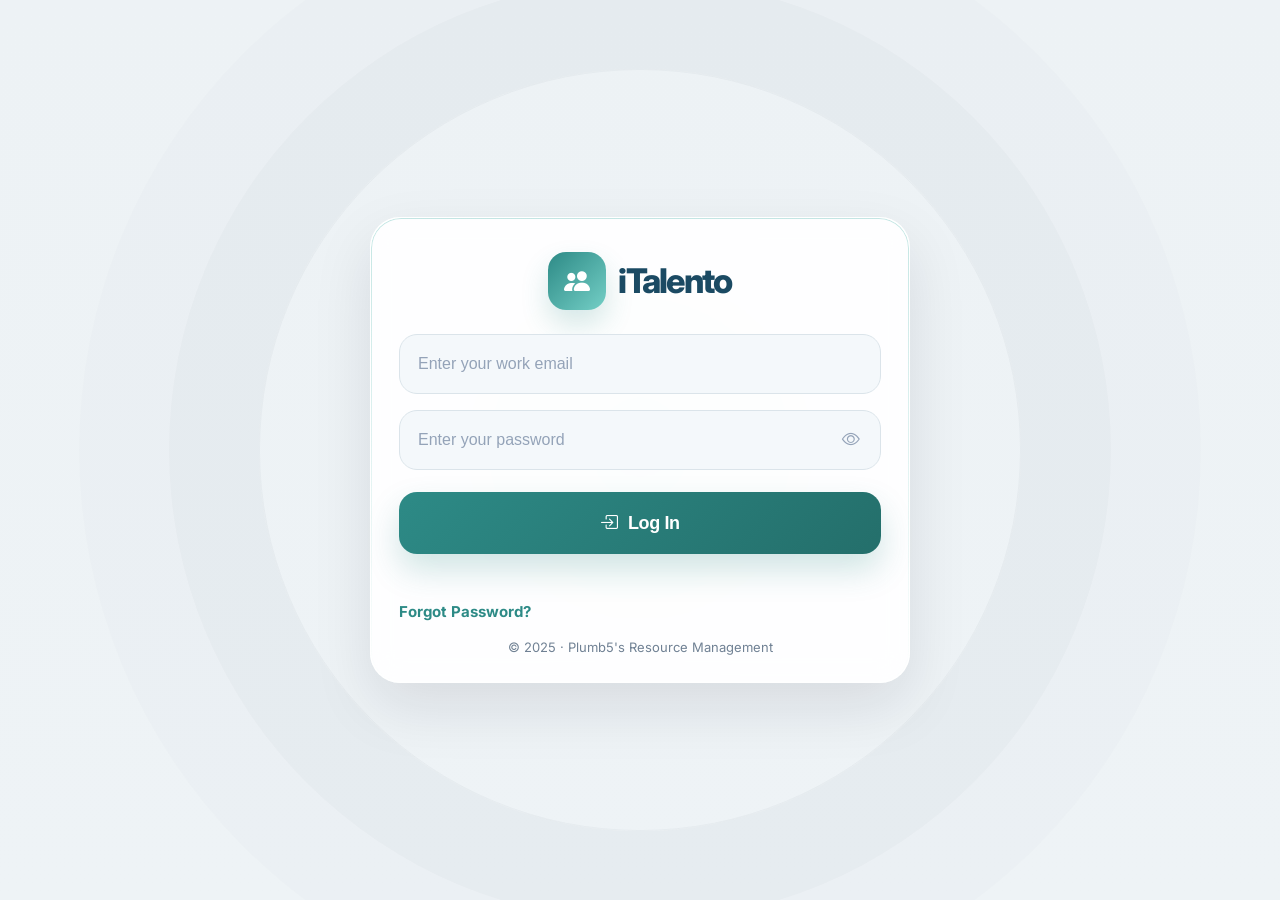
<file: log.html>
<!DOCTYPE html>
<html lang="en">
<head>
  <meta charset="UTF-8" />
  <meta name="viewport" content="width=device-width, initial-scale=1.0" />
  <title>iTalento Login</title>
  <link rel="preconnect" href="https://fonts.googleapis.com">
  <link rel="preconnect" href="https://fonts.gstatic.com" crossorigin>
  <link href="https://fonts.googleapis.com/css2?family=Inter:wght@400;500;600;700;800&display=swap" rel="stylesheet">
  <link rel="stylesheet" href="https://cdn.jsdelivr.net/npm/bootstrap-icons@1.11.3/font/bootstrap-icons.min.css">

  <style>
    :root {
      --primary: #2d8a86;
      --primary-dark: #246f6b;
      --bg: #edf2f5;
      --card: rgba(255,255,255,0.92);
      --text: #183648;
      --muted: #6b7280;
      --soft: #94a3b8;
      --border: #dbe4ea;
      --input: #f4f8fb;
      --white: #ffffff;
      --danger: #ef4444;
      --success: #10b981;
      --shadow: 0 24px 60px rgba(15, 23, 42, 0.10);
    }

    * {
      margin: 0;
      padding: 0;
      box-sizing: border-box;
    }

    body {
      font-family: 'Inter', sans-serif;
      background:
        radial-gradient(circle at 50% 50%, rgba(45, 138, 134, 0.05), transparent 22%),
        linear-gradient(180deg, #edf2f5 0%, #eef3f6 100%);
      min-height: 100vh;
      color: var(--text);
      overflow-x: hidden;
    }

    .auth-page {
      min-height: 100vh;
      display: flex;
      align-items: center;
      justify-content: center;
      padding: 32px 16px;
      position: relative;
      overflow: hidden;
    }

    .auth-page::before {
      content: "";
      position: absolute;
      width: 760px;
      height: 760px;
      border-radius: 50%;
      left: 50%;
      top: 50%;
      transform: translate(-50%, -50%);
      border: 1px solid rgba(24, 54, 72, 0.04);
      box-shadow:
        0 0 0 90px rgba(24, 54, 72, 0.018),
        0 0 0 180px rgba(24, 54, 72, 0.012);
      pointer-events: none;
    }

    .auth-page::after {
      content: "";
      position: absolute;
      width: 420px;
      height: 420px;
      left: 50%;
      top: 50%;
      transform: translate(-50%, -50%);
      border-radius: 50%;
      background: radial-gradient(circle, rgba(45,138,134,0.08), transparent 72%);
      filter: blur(20px);
      pointer-events: none;
    }

    .auth-card {
      width: 100%;
      max-width: 540px;
      position: relative;
      z-index: 2;
      background: var(--card);
      border: 1px solid rgba(255,255,255,0.82);
      border-radius: 30px;
      padding: 34px 28px 24px;
      box-shadow: var(--shadow);
      backdrop-filter: blur(14px);
      -webkit-backdrop-filter: blur(14px);
      text-align: center;
    }

    .auth-card::before {
      content: "";
      position: absolute;
      inset: 0;
      border-radius: inherit;
      padding: 1px;
      background: linear-gradient(180deg, rgba(124, 199, 194, 0.45), rgba(255,255,255,0.12));
      -webkit-mask: linear-gradient(#fff 0 0) content-box, linear-gradient(#fff 0 0);
      -webkit-mask-composite: xor;
      mask-composite: exclude;
      pointer-events: none;
    }

    .brand {
      display: inline-flex;
      align-items: center;
      justify-content: center;
      gap: 12px;
      margin-bottom: 24px;
      text-decoration: none;
      color: inherit;
    }

    .brand-icon {
      width: 58px;
      height: 58px;
      border-radius: 18px;
      background: linear-gradient(135deg, var(--primary), #74cfc6);
      color: white;
      display: flex;
      align-items: center;
      justify-content: center;
      font-size: 26px;
      box-shadow: 0 14px 28px rgba(45, 138, 134, 0.20);
    }

    .brand-text {
      font-size: 34px;
      font-weight: 800;
      letter-spacing: -0.05em;
      color: #1b4a63;
      line-height: 1;
    }

    .form-group {
      margin-bottom: 16px;
      text-align: left;
    }

    .input-wrap {
      position: relative;
    }

    .form-control {
      width: 100%;
      height: 60px;
      border-radius: 18px;
      border: 1px solid var(--border);
      background: var(--input);
      padding: 0 52px 0 18px;
      font-size: 16px;
      font-weight: 500;
      color: var(--text);
      outline: none;
      transition: all 0.22s ease;
    }

    .form-control::placeholder {
      color: #94a3b8;
      font-weight: 500;
    }

    .form-control:hover {
      border-color: #cad6de;
      background: #f7fafc;
    }

    .form-control:focus {
      border-color: var(--primary);
      background: #ffffff;
      box-shadow: 0 0 0 4px rgba(45, 138, 134, 0.10);
    }

    .password-toggle {
      position: absolute;
      top: 50%;
      right: 12px;
      transform: translateY(-50%);
      width: 36px;
      height: 36px;
      border: none;
      background: transparent;
      border-radius: 10px;
      color: #94a3b8;
      font-size: 18px;
      display: flex;
      align-items: center;
      justify-content: center;
      cursor: pointer;
      transition: all 0.2s ease;
    }

    .password-toggle:hover {
      background: #edf5f6;
      color: var(--primary);
    }

    .btn-primary {
      width: 100%;
      height: 62px;
      border: none;
      border-radius: 18px;
      background: linear-gradient(135deg, var(--primary), var(--primary-dark));
      color: var(--white);
      font-size: 18px;
      font-weight: 800;
      letter-spacing: -0.02em;
      display: inline-flex;
      align-items: center;
      justify-content: center;
      gap: 10px;
      cursor: pointer;
      transition: all 0.22s ease;
      box-shadow: 0 16px 32px rgba(45, 138, 134, 0.22);
      margin-top: 6px;
    }

    .btn-primary:hover {
      transform: translateY(-1px);
      box-shadow: 0 20px 38px rgba(36, 111, 107, 0.26);
    }

    .btn-primary:disabled {
      opacity: 0.8;
      cursor: not-allowed;
      transform: none;
    }

    .auth-links {
      margin-top: 18px;
      display: flex;
      flex-direction: column;
      align-items: flex-start;
      gap: 12px;
    }

    .auth-link {
      color: var(--primary);
      text-decoration: none;
      font-size: 15px;
      font-weight: 700;
      transition: color 0.2s ease;
    }

    .auth-link:hover {
      color: var(--primary-dark);
    }

    .form-message {
      min-height: 18px;
      font-size: 13px;
      font-weight: 700;
    }

    .form-message.error { color: var(--danger); }
    .form-message.success { color: var(--success); }

    .auth-footer {
      margin-top: 16px;
      color: #708194;
      font-size: 13px;
      line-height: 1.6;
      text-align: center;
    }

    @media (max-width: 767px) {
      .auth-page {
        padding: 20px 14px;
      }

      .auth-page::before {
        width: 520px;
        height: 520px;
        box-shadow:
          0 0 0 60px rgba(24, 54, 72, 0.018),
          0 0 0 120px rgba(24, 54, 72, 0.012);
      }

      .auth-card {
        border-radius: 24px;
        padding: 26px 18px 20px;
      }

      .brand {
        gap: 10px;
        margin-bottom: 20px;
      }

      .brand-icon {
        width: 50px;
        height: 50px;
        border-radius: 16px;
        font-size: 22px;
      }

      .brand-text {
        font-size: 28px;
      }

      .form-control {
        height: 54px;
        border-radius: 16px;
        font-size: 15px;
        padding: 0 46px 0 16px;
      }

      .password-toggle {
        width: 34px;
        height: 34px;
        right: 10px;
        font-size: 17px;
      }

      .btn-primary {
        height: 56px;
        border-radius: 16px;
        font-size: 17px;
      }

      .auth-link {
        font-size: 14px;
      }

      .auth-footer {
        font-size: 12px;
      }
    }

    @keyframes spin {
      from { transform: rotate(0deg); }
      to { transform: rotate(360deg); }
    }
  </style>
</head>
<body>
  <main class="auth-page">
    <section class="auth-card">
      <a href="#" class="brand">
        <div class="brand-icon">
          <i class="bi bi-people-fill"></i>
        </div>
        <div class="brand-text">iTalento</div>
      </a>

      <form id="loginForm" novalidate>
        <div class="form-group">
          <div class="input-wrap">
            <input
              type="email"
              id="email"
              class="form-control"
              placeholder="Enter your work email"
              autocomplete="email"
              required
            />
          </div>
        </div>

        <div class="form-group">
          <div class="input-wrap">
            <input
              type="password"
              id="password"
              class="form-control"
              placeholder="Enter your password"
              autocomplete="current-password"
              required
            />
            <button type="button" class="password-toggle" id="togglePassword" aria-label="Toggle password">
              <i class="bi bi-eye"></i>
            </button>
          </div>
        </div>

        <button type="submit" class="btn-primary" id="loginBtn">
          <i class="bi bi-box-arrow-in-right"></i>
          <span>Log In</span>
        </button>

        <div class="auth-links">
          <div id="formMessage" class="form-message"></div>
          <a href="forgot-password.html" class="auth-link">Forgot Password?</a>
        </div>
      </form>

      <div class="auth-footer">© 2025 · Plumb5's Resource Management</div>
    </section>
  </main>

  <script>
    const loginForm = document.getElementById('loginForm');
    const emailInput = document.getElementById('email');
    const passwordInput = document.getElementById('password');
    const togglePassword = document.getElementById('togglePassword');
    const loginBtn = document.getElementById('loginBtn');
    const formMessage = document.getElementById('formMessage');

    togglePassword.addEventListener('click', () => {
      const isPassword = passwordInput.type === 'password';
      passwordInput.type = isPassword ? 'text' : 'password';
      togglePassword.innerHTML = isPassword
        ? '<i class="bi bi-eye-slash"></i>'
        : '<i class="bi bi-eye"></i>';
    });

    function validateEmail(email) {
      return /^[^\s@]+@[^\s@]+\.[^\s@]+$/.test(email);
    }

    function setMessage(type, text) {
      formMessage.className = 'form-message ' + type;
      formMessage.textContent = text;
    }

    loginForm.addEventListener('submit', function (e) {
      e.preventDefault();

      const email = emailInput.value.trim();
      const password = passwordInput.value.trim();

      formMessage.className = 'form-message';
      formMessage.textContent = '';

      if (!email || !password) {
        setMessage('error', 'Please enter email and password.');
        return;
      }

      if (!validateEmail(email)) {
        setMessage('error', 'Please enter a valid email address.');
        return;
      }

      loginBtn.disabled = true;
      loginBtn.innerHTML = '<i class="bi bi-arrow-repeat" style="animation: spin .8s linear infinite;"></i><span>Logging in...</span>';

      setTimeout(() => {
        setMessage('success', 'Login validated. Connect this form to your backend.');
        loginBtn.disabled = false;
        loginBtn.innerHTML = '<i class="bi bi-box-arrow-in-right"></i><span>Log In</span>';
      }, 1200);
    });
  </script>
</body>
</html>
</file>
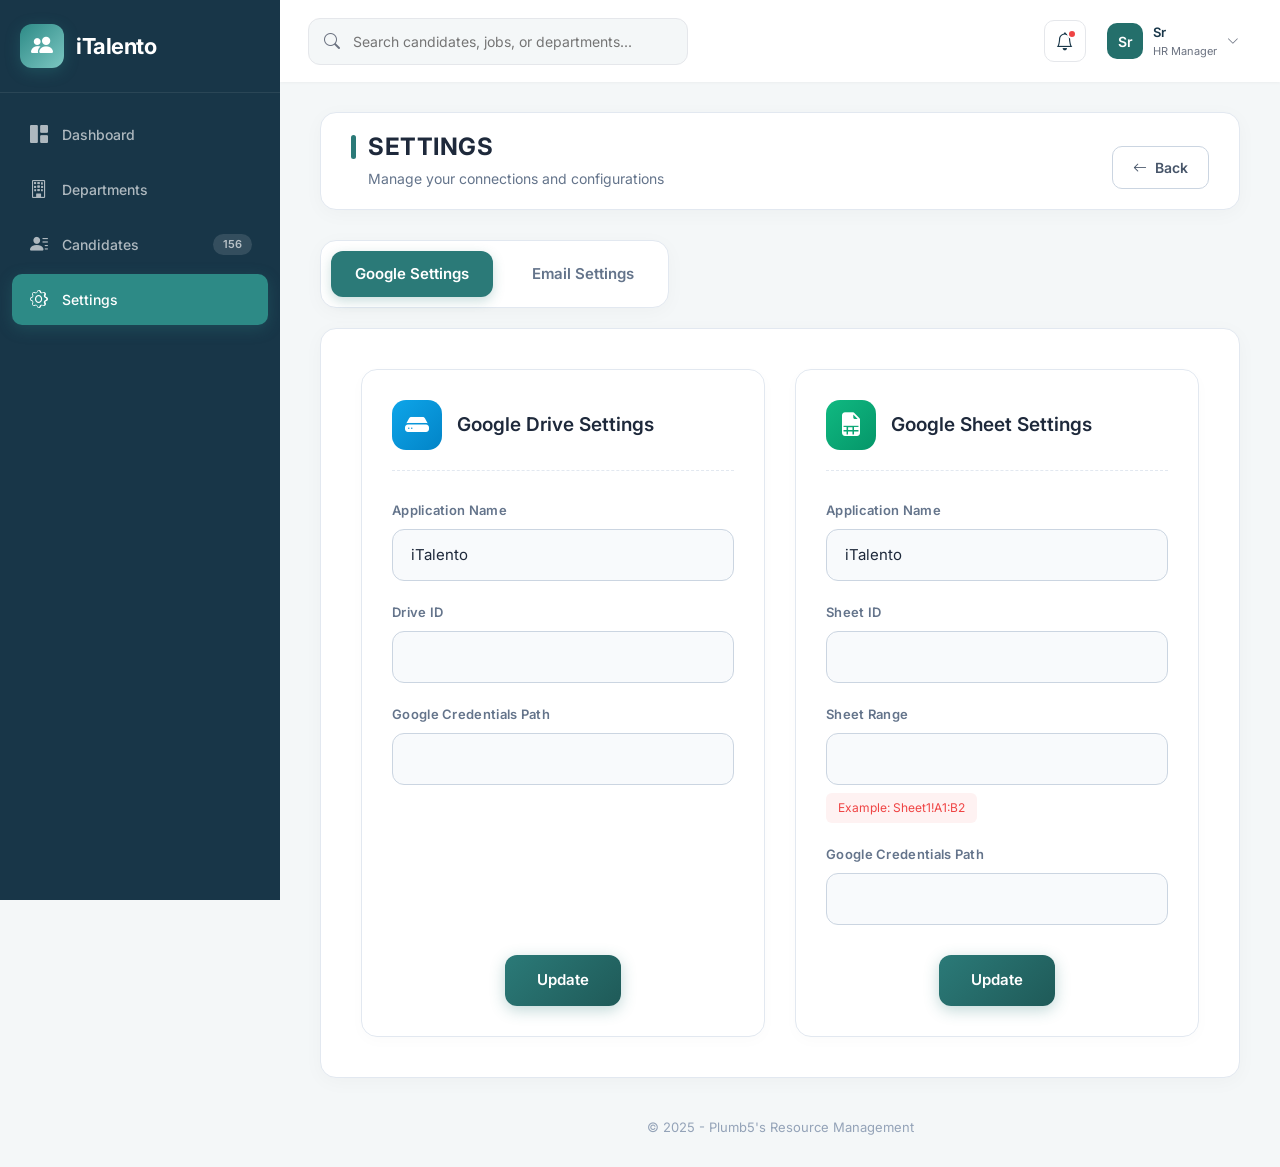
<file: settings.html>
<!DOCTYPE html>
<html lang="en">

<head>
    <meta charset="UTF-8">
    <meta name="viewport" content="width=device-width, initial-scale=1.0">
    <title>TalentFlow ATS - Settings</title>

    <!-- Bootstrap 5 CSS -->
    <link href="https://cdn.jsdelivr.net/npm/bootstrap@5.3.2/dist/css/bootstrap.min.css" rel="stylesheet">
    <!-- Bootstrap Icons -->
    <link href="https://cdn.jsdelivr.net/npm/bootstrap-icons@1.11.1/font/bootstrap-icons.css" rel="stylesheet">
    <!-- Google Fonts -->
    <link href="https://fonts.googleapis.com/css2?family=Inter:wght@300;400;500;600;700&display=swap" rel="stylesheet">
    <link rel="stylesheet" href="assets/css/style.css">

   
</head>

<body>
    <!-- Sidebar Overlay -->
    <div class="sidebar-overlay" id="sidebarOverlay"></div>

    <!-- Left Sidebar -->
    <aside class="sidebar" id="sidebar">
        <div class="logo-area">
            <a href="#" class="logo">
                <div class="logo-icon">
                    <i class="bi bi-people-fill"></i>
                </div>
                <span class="logo-text">iTalento</span>
            </a>
        </div>

        <nav class="nav-section">
            <div class="nav-item">
                <a href="index.html" class="nav-link">
                    <i class="bi bi-grid-1x2-fill"></i>
                    <span>Dashboard</span>
                </a>
            </div>
            <div class="nav-item">
                <a href="departments.html" class="nav-link">
                    <i class="bi bi-building"></i>
                    <span>Departments</span>
                </a>
            </div>
            <div class="nav-item">
                <a href="candidates.html" class="nav-link">
                    <i class="bi bi-person-lines-fill"></i>
                    <span>Candidates</span>
                    <span class="nav-badge">156</span>
                </a>
            </div>
        
            <div class="nav-item">
                <a href="settings.html" class="nav-link active">
                    <i class="bi bi-gear"></i>
                    <span>Settings</span>
                </a>
            </div>
        </nav>

    </aside>

    <!-- Main Wrapper -->
    <div class="main-wrapper">
        <!-- Top Navbar -->
        <header class="top-navbar">
            <div class="navbar-left">
                <button class="menu-toggle" id="menuToggle">
                    <i class="bi bi-list"></i>
                </button>

                <div class="search-bar">
                    <i class="bi bi-search"></i>
                    <input type="text" placeholder="Search candidates, jobs, or departments...">
                </div>

                <button class="search-icon-mobile" id="searchMobileToggle">
                    <i class="bi bi-search"></i>
                </button>
            </div>

            <div class="navbar-actions">
                <button class="notification-btn" id="notificationBtn">
                    <i class="bi bi-bell"></i>
                    <span class="notification-dot"></span>
                </button>

                <!-- <button class="btn-post-job" id="postJobBtn">
                    <i class="bi bi-plus-lg"></i>
                    <span>Post Job</span>
                </button> -->

              <div class="profile-dropdown-wrap" id="profileDropdownWrap">
                    <button class="profile-dropdown" id="profileDropdown" type="button">
                        <div class="profile-avatar">Sr</div>
                        <div class="profile-info">
                            <span class="profile-name">Sr</span>
                            <span class="profile-role">HR Manager</span>
                        </div>
                        <i class="bi bi-chevron-down profile-caret"></i>
                    </button>

                    <div class="profile-menu" id="profileMenu">
                        <div class="profile-menu-header">
                            <div class="profile-menu-email">hr@italento.com</div>
                        </div>

                        <button class="profile-menu-item" type="button">
                            <i class="bi bi-people-fill"></i>
                            <span>Manage Admin</span>
                        </button>

                        <button class="profile-menu-item" type="button">
                            <i class="bi bi-person-fill"></i>
                            <span>Manage User</span>
                        </button>

                        <button class="profile-menu-item" type="button">
                            <i class="bi bi-envelope-fill"></i>
                            <span>Mail History</span>
                        </button>

                        <button class="profile-menu-item" type="button">
                            <i class="bi bi-calendar-event"></i>
                            <span>Scheduled Meetings</span>
                        </button>

                        <button class="profile-menu-item" type="button">
                            <i class="bi bi-gear-fill"></i>
                            <span>Settings</span>
                        </button>

                        <button class="profile-menu-item" type="button">
                            <i class="bi bi-arrow-counterclockwise"></i>
                            <span>Unassign Candidates</span>
                        </button>

                        <button class="profile-menu-item logout" type="button">
                            <i class="bi bi-power"></i>
                            <span>Logout</span>
                        </button>
                    </div>
                </div> 
            </div>
        </header>

        <!-- Dashboard Content -->
        <main class="dashboard-content">
            <div class="settings-page-header">
                <div class="settings-title-wrap">
                    <h1 class="settings-main-title">SETTINGS</h1>
                    <p class="settings-subtitle">Manage your connections and configurations</p>
                </div>
                <button class="btn-back-modern" onclick="window.history.back()">
                    <i class="bi bi-arrow-left"></i> Back
                </button>
            </div>

            <div class="settings-container">
                <!-- Advanced Horizontal Tabs -->
                <div class="settings-horizontal-menu">
                    <button class="settings-nav-btn active" data-target="googleSettings">
                        Google Settings
                    </button>
                    <button class="settings-nav-btn" data-target="emailSettings">
                        Email Settings
                    </button>
                </div>

                <div class="settings-content-area">
                    <!-- Google Settings-->
                    <div class="settings-pane active" id="googleSettings">
                        <div class="settings-grid">
                            <!-- Google Drive Card -->
                            <div class="settings-modern-card">
                                <div>
                                    <div class="card-icon-header">
                                        <div class="icon-circle drive-icon"><i class="bi bi-hdd-fill"></i></div>
                                        <h3>Google Drive Settings</h3>
                                    </div>
                                    <div class="settings-form">
                                        <div class="form-floating-custom">
                                            <label>Application Name</label>
                                            <input type="text" value="iTalento">
                                        </div>
                                        <div class="form-floating-custom">
                                            <label>Drive ID</label>
                                            <input type="text" value="">
                                        </div>
                                        <div class="form-floating-custom">
                                            <label>Google Credentials Path</label>
                                            <input type="text" value="">
                                        </div>
                                    </div>
                                </div>
                                <div class="btn-wrapper">
                                    <button class="btn-save-modern">Update</button>
                                </div>
                            </div>
                            
                            <!-- Google Sheets Card -->
                            <div class="settings-modern-card">
                                <div>
                                    <div class="card-icon-header">
                                        <div class="icon-circle sheets-icon"><i class="bi bi-file-earmark-spreadsheet-fill"></i></div>
                                        <h3>Google Sheet Settings</h3>
                                    </div>
                                    <div class="settings-form">
                                        <div class="form-floating-custom">
                                            <label>Application Name</label>
                                            <input type="text" value="iTalento">
                                        </div>
                                        <div class="form-floating-custom">
                                            <label>Sheet ID</label>
                                            <input type="text" value="">
                                        </div>
                                        <div class="form-floating-custom">
                                            <label>Sheet Range</label>
                                            <input type="text" value="">
                                            <span class="help-text">Example: Sheet1!A1:B2</span>
                                        </div>
                                        <div class="form-floating-custom">
                                            <label>Google Credentials Path</label>
                                            <input type="text" value="">
                                        </div>
                                    </div>
                                </div>
                                <div class="btn-wrapper">
                                    <button class="btn-save-modern">Update</button>
                                </div>
                            </div>
                        </div>
                    </div>

                    <!-- Email Settings -->
                    <div class="settings-pane" id="emailSettings">
                        <div class="settings-grid">
                            <div class="settings-modern-card">
                                <div>
                                    <div class="card-icon-header">
                                        <div class="icon-circle email-icon"><i class="bi bi-diagram-3-fill"></i></div>
                                        <h3>Share Within Organization</h3>
                                    </div>
                                    <div class="settings-form">
                                        <div class="form-floating-custom">
                                            <label>Domain Name</label>
                                            <input type="text" value="decisive.in, plumb5.com">
                                            <span class="help-text">Use comma-separated values Example : .gmail.com, .in, .com</span>
                                        </div>
                                    </div>
                                </div>
                                <div class="btn-wrapper">
                                    <button class="btn-save-modern">Update</button>
                                </div>
                            </div>

                            <div class="settings-modern-card">
                                <div>
                                    <div class="card-icon-header">
                                        <div class="icon-circle send-icon"><i class="bi bi-envelope-check-fill"></i></div>
                                        <h3>From E-Mail Address</h3>
                                    </div>
                                    <div class="settings-form">
                                        <div class="form-floating-custom">
                                            <label>From E-Mail Address</label>
                                            <select class="custom-select-modern">
                                                <option>italentoitalento@plumb5.com</option>
                                            </select>
                                            <span class="help-text">All mails will be sent using the selected email address.</span>
                                        </div>
                                    </div>
                                </div>
                                <div class="btn-wrapper">
                                    <button class="btn-save-modern">Save</button>
                                </div>
                            </div>
                        </div>
                    </div>
                </div>
            </div>
            
            <div style="text-align: center; margin-top: 40px; color: #94a3b8; font-size: 13px;">
                © 2025 - Plumb5's Resource Management
            </div>
        </main>    </div>

    <!-- Add Department Modal -->


    <!-- Bootstrap JS -->
    <script src="https://cdn.jsdelivr.net/npm/bootstrap@5.3.2/dist/js/bootstrap.bundle.min.js"></script>
    <script src="assets/js/settings.js"></script>


</body>

</html>
</file>
<file: assets/css/style.css>
:root {
    --primary-teal: #2d8a86;
    --primary-teal-dark: #246f6b;
    --dark-secondary: #183648;
    --light-bg: #f4f7f8;
    --accent-teal: #7cc7c2;
    --white: #ffffff;
    --text-muted: #6b7280;
    --text-soft: #94a3b8;
    --border-light: #e5e7eb;
    --border-soft: #eef2f6;
    --success: #10b981;
    --warning: #f59e0b;
    --danger: #ef4444;
    --gray-btn: #f3f4f6;
    --sidebar-width: 280px;
    --row-hover: #f9fafb;
    --header-bg: #f8fafc;
    --shadow-soft: 0 10px 30px rgba(15, 23, 42, 0.05);
    --shadow-medium: 0 16px 40px rgba(15, 23, 42, 0.08);
    --shadow-strong: 0 24px 60px rgba(15, 23, 42, 0.18);
    --sticky-divider: inset -1px 0 0 var(--border-soft);
    --radius-xl: 20px;
    --radius-lg: 16px;
    --radius-md: 12px;
    --radius-sm: 10px;
}

* {
    margin: 0;
    padding: 0;
    box-sizing: border-box;
}

body {
    font-family: 'Inter', -apple-system, BlinkMacSystemFont, sans-serif;
    background-color: var(--light-bg);
    color: var(--dark-secondary);
    overflow-x: hidden;
}


.dept-card {
    opacity: 0;
    transform: translateY(20px);
    transition: all 0.4s ease;
}

.dept-card.show {
    opacity: 1;
    transform: translateY(0);
}

/* ============================================
           SIDEBAR STYLES
           ============================================ */
.sidebar {
    position: fixed;
    top: 0;
    left: 0;
    width: var(--sidebar-width);
    height: 100vh;
    background:#183648;
    z-index: 1040;
    overflow-y: auto;
    transition: transform 0.3s ease;
}

.sidebar::-webkit-scrollbar {
    width: 4px;
}

.sidebar::-webkit-scrollbar-thumb {
    background: rgba(255, 255, 255, 0.15);
    border-radius: 2px;
}

.logo-area {
    padding: 24px 20px;
    border-bottom: 1px solid rgba(255, 255, 255, 0.08);
}

.logo {
    display: flex;
    align-items: center;
    gap: 12px;
    color: var(--white);
    text-decoration: none;
}

.logo:hover {
    color: var(--white);
}

.logo-icon {
    width: 44px;
    height: 44px;
    background: linear-gradient(135deg, var(--primary-teal), var(--accent-teal));
    border-radius: 12px;
    display: flex;
    align-items: center;
    justify-content: center;
    font-size: 22px;
    box-shadow: 0 4px 15px rgba(47, 143, 139, 0.3);
}

.logo-text {
    font-size: 22px;
    font-weight: 700;
    letter-spacing: -0.5px;
}

.nav-section {
    padding: 16px 12px;
}

.nav-item {
    margin-bottom: 4px;
}

.nav-link {
    display: flex;
    align-items: center;
    gap: 12px;
    padding: 12px 16px;
    color: rgba(255, 255, 255, 0.65);
    text-decoration: none;
    border-radius: 10px;
    transition: all 0.25s ease;
    font-size: 14px;
    font-weight: 500;
}

.nav-link:hover {
    background: rgba(255, 255, 255, 0.06);
    color: var(--white);
}

.nav-link.active {
    background: var(--primary-teal);
    color: var(--white);
    box-shadow: 0 4px 15px rgba(47, 143, 139, 0.25);
}

.nav-link i {
    font-size: 18px;
    width: 22px;
    text-align: center;
}

.nav-badge {
    margin-left: auto;
    background: rgba(255, 255, 255, 0.12);
    padding: 2px 10px;
    border-radius: 12px;
    font-size: 11px;
    font-weight: 600;
}


.filter-section {
    padding: 16px;
    border-top: 1px solid rgba(255, 255, 255, 0.08);
}

.filter-header {
    display: flex;
    align-items: center;
    justify-content: space-between;
    color: rgba(255, 255, 255, 0.4);
    font-size: 11px;
    font-weight: 600;
    text-transform: uppercase;
    letter-spacing: 0.8px;
    margin-bottom: 14px;
}

.filter-toggle {
    background: none;
    border: none;
    color: rgba(255, 255, 255, 0.4);
    cursor: pointer;
    padding: 0;
    font-size: 14px;
    transition: all 0.2s;
}

.filter-toggle:hover {
    color: var(--white);
}

.filter-content {
    display: none;
}

.filter-content.show {
    display: block;
}

.filter-group {
    margin-bottom: 16px;
}

.filter-label {
    color: rgba(255, 255, 255, 0.7);
    font-size: 12px;
    font-weight: 500;
    margin-bottom: 8px;
    display: block;
}

.filter-select {
    width: 100%;
    padding: 10px 12px;
    background: rgba(255, 255, 255, 0.06);
    border: 1px solid rgba(255, 255, 255, 0.1);
    border-radius: 8px;
    color: var(--white);
    font-size: 13px;
    cursor: pointer;
    transition: all 0.2s;
}

.filter-select:focus {
    outline: none;
    border-color: var(--primary-teal);
    background: rgba(255, 255, 255, 0.1);
}

.filter-select option {
    background: var(--dark-secondary);
    color: var(--white);
}

.filter-chips {
    display: flex;
    flex-wrap: wrap;
    gap: 6px;
}

.filter-chip {
    padding: 5px 12px;
    background: rgba(255, 255, 255, 0.08);
    border-radius: 20px;
    font-size: 11px;
    color: rgba(255, 255, 255, 0.7);
    cursor: pointer;
    transition: all 0.2s;
    border: none;
    font-weight: 500;
}

.filter-chip:hover,
.filter-chip.active {
    background: var(--primary-teal);
    color: var(--white);
}

.filter-checkbox {
    display: flex;
    align-items: center;
    gap: 10px;
    color: rgba(255, 255, 255, 0.65);
    font-size: 12px;
    cursor: pointer;
    margin-bottom: 8px;
}

.filter-checkbox input {
    width: 16px;
    height: 16px;
    accent-color: var(--primary-teal);
    cursor: pointer;
}

/* ============================================
           MAIN WRAPPER & NAVBAR
           ============================================ */

        
.main-wrapper {
    margin-left: var(--sidebar-width);
    min-height: 100vh;
    transition: margin-left 0.3s ease;
}

.top-navbar {
    position: sticky;
    top: 0;
    background: var(--white);
    padding: 16px 28px;
    display: flex;
    align-items: center;
    justify-content: space-between;
    box-shadow: 0 1px 3px rgba(0, 0, 0, 0.04);
    z-index: 1030;
}

.navbar-left {
    display: flex;
    align-items: center;
    gap: 16px;
    flex: 1;
}

.menu-toggle {
    display: none;
    width: 42px;
    height: 42px;
    border-radius: 10px;
    border: 1px solid var(--border-light);
    background: var(--white);
    align-items: center;
    justify-content: center;
    cursor: pointer;
    transition: all 0.2s;
    color: var(--dark-secondary);
}

.menu-toggle:hover {
    background: var(--light-bg);
    border-color: var(--primary-teal);
    color: var(--primary-teal);
}

.search-bar {
    position: relative;
    width: 380px;
    max-width: 100%;
}

.search-bar input {
    width: 100%;
    padding: 12px 16px 12px 44px;
    border: 1px solid var(--border-light);
    border-radius: 12px;
    font-size: 14px;
    background: var(--light-bg);
    transition: all 0.25s;
}

.search-bar input:focus {
    outline: none;
    border-color: var(--primary-teal);
    background: var(--white);
    box-shadow: 0 0 0 3px rgba(47, 143, 139, 0.1);
}

.search-bar i {
    position: absolute;
    left: 16px;
    top: 50%;
    transform: translateY(-50%);
    color: var(--text-muted);
    font-size: 16px;
}

.search-icon-mobile {
    display: none;
    width: 42px;
    height: 42px;
    border-radius: 10px;
    border: 1px solid var(--border-light);
    background: var(--white);
    align-items: center;
    justify-content: center;
    cursor: pointer;
    color: var(--dark-secondary);
}

.navbar-actions {
    display: flex;
    align-items: center;
    gap: 14px;
}

.notification-btn {
    position: relative;
    width: 42px;
    height: 42px;
    border-radius: 10px;
    border: 1px solid var(--border-light);
    background: var(--white);
    display: flex;
    align-items: center;
    justify-content: center;
    cursor: pointer;
    transition: all 0.2s;
}

.notification-btn:hover {
    background: var(--light-bg);
    border-color: var(--primary-teal);
}

.notification-btn i {
    font-size: 18px;
    color: var(--dark-secondary);
}

.notification-dot {
    position: absolute;
    top: 8px;
    right: 8px;
    width: 10px;
    height: 10px;
    background: var(--danger);
    border-radius: 50%;
    border: 2px solid var(--white);
}

.profile-dropdown {
    display: flex;
    align-items: center;
    gap: 10px;
    padding: 6px 12px 6px 6px;
    border-radius: 12px;
    cursor: pointer;
    transition: all 0.2s;
    border: 1px solid transparent;
}

.profile-dropdown:hover {
    background: var(--light-bg);
    border-color: var(--border-light);
}

.profile-avatar {
    width: 36px;
    height: 36px;
    border-radius: 10px;
    background: var(--primary-teal-dark);
    display: flex;
    align-items: center;
    justify-content: center;
    color: var(--white);
    font-weight: 600;
    font-size: 14px;
}

.profile-info {
    display: flex;
    flex-direction: column;
}

.profile-name {
    font-size: 13px;
    font-weight: 600;
    color: var(--dark-secondary);
    text-align: left;
}

.profile-role {
    font-size: 11px;
    color: var(--text-muted);
}

.profile-dropdown i.bi-chevron-down {
    color: var(--text-muted);
    font-size: 12px;
}

.btn-post-job {
    padding: 12px 22px;
    background: var(--primary-teal);
    color: var(--white);
    border: none;
    border-radius: 12px;
    font-size: 14px;
    font-weight: 600;
    display: flex;
    align-items: center;
    gap: 8px;
    cursor: pointer;
    transition: all 0.25s;
    box-shadow: 0 4px 15px rgba(47, 143, 139, 0.25);
}

.btn-post-job:hover {
    background: #267a76;
    transform: translateY(-1px);
    box-shadow: 0 6px 20px rgba(47, 143, 139, 0.35);
}

/* ============================================
           DASHBOARD CONTENT
     ============================================ */

.dashboard-content {
    padding: 28px;
}

.welcome-header {
    margin-bottom: 28px;
}

.welcome-title {
    font-size: 26px;
    font-weight: 700;
    color: var(--dark-secondary);
    margin-bottom: 6px;
}

.welcome-subtitle {
    font-size: 14px;
    color: var(--text-muted);
}

.stats-row {
    display: grid;
    grid-template-columns: repeat(5, 1fr);
    gap: 20px;
    margin-bottom: 28px;
}

.stat-card {
    background: var(--white);
    border-radius: 16px;
    padding: 22px;
    box-shadow: 0 2px 8px rgba(0, 0, 0, 0.04);
    transition: all 0.25s ease;
    border: 1px solid transparent;
}

.stat-card:hover {
    transform: translateY(-3px);
    box-shadow: 0 12px 28px rgba(0, 0, 0, 0.08);
    border-color: var(--border-light);
}

.stat-header {
    display: flex;
    align-items: center;
    justify-content: space-between;
    margin-bottom: 14px;
}

.stat-icon {
    width: 44px;
    height: 44px;
    border-radius: 12px;
    display: flex;
    align-items: center;
    justify-content: center;
    font-size: 20px;
}

.stat-icon.blue {
    background: rgba(59, 130, 246, 0.1);
    color: var(--info);
}

.stat-icon.teal {
    background: rgba(47, 143, 139, 0.1);
    color: var(--primary-teal);
}

.stat-icon.green {
    background: rgba(16, 185, 129, 0.1);
    color: var(--success);
}

.stat-icon.orange {
    background: rgba(245, 158, 11, 0.1);
    color: var(--warning);
}

.stat-icon.purple {
    background: rgba(139, 92, 246, 0.1);
    color: var(--purple);
}

.stat-value {
    font-size: 28px;
    font-weight: 700;
    color: var(--dark-secondary);
    margin-bottom: 4px;
}

.stat-label {
    font-size: 13px;
    color: var(--text-muted);
}


.chart-section {
    margin-bottom: 28px;
}

.chart-card {
    background: var(--white);
    border-radius: 16px;
    padding: 24px;
    box-shadow: 0 2px 8px rgba(0, 0, 0, 0.04);
}

.card-header-flex {
    display: flex;
    align-items: center;
    justify-content: space-between;
    margin-bottom: 20px;
}

.card-title {
    font-size: 18px;
    font-weight: 600;
    color: var(--dark-secondary);
}

.card-actions {
    display: flex;
    gap: 8px;
}

.btn-icon {
    width: 36px;
    height: 36px;
    border-radius: 10px;
    border: 1px solid var(--border-light);
    background: var(--white);
    display: flex;
    align-items: center;
    justify-content: center;
    cursor: pointer;
    transition: all 0.2s;
    color: var(--text-muted);
}

.btn-icon:hover {
    background: var(--light-bg);
    border-color: var(--primary-teal);
    color: var(--primary-teal);
}

.chart-container {
    height: 300px;
    position: relative;
}

/*           ============================================
           DEPARTMENTS SECTION - DESKTOP OPTIMIZED
     ============================================ */

.departments-section {
    margin-bottom: 28px;
}

.section-header {
    display: flex;
    align-items: center;
    justify-content: space-between;
    margin-bottom: 24px;
}

.view-all-btn {
    padding: 10px 20px;
    background: transparent;
    border: 1px solid var(--border-light);
    border-radius: 10px;
    font-size: 13px;
    font-weight: 500;
    color: var(--primary-teal);
    cursor: pointer;
    transition: all 0.2s;
}

.view-all-btn:hover {
    background: var(--primary-teal);
    color: var(--white);
    border-color: var(--primary-teal);
}

.dept-grid {
    display: grid;
    grid-template-columns: repeat(4, 1fr);
    gap: 20px;
}

.dept-card {
    background: var(--white);
    border: 1px solid var(--border-light);
    border-radius: 16px;
    padding: 24px;
    cursor: pointer;
    transition: all 0.3s ease;
    position: relative;
    overflow: hidden;
}

.dept-card::before {
    content: '';
    position: absolute;
    top: 0;
    left: 0;
    width: 4px;
    height: 100%;
    background: var(--primary-teal);
    opacity: 0;
    transition: opacity 0.3s;
}

.dept-card:hover {
    border-color: var(--primary-teal);
    box-shadow: 0 12px 32px rgba(47, 143, 139, 0.12);
    transform: translateY(-4px);
}

.dept-card:hover::before {
    opacity: 1;
}

.dept-header {
    display: flex;
    align-items: center;
    gap: 14px;
    margin-bottom: 20px;
}

.dept-icon {
    width: 52px;
    height: 52px;
    border-radius: 14px;
    display: flex;
    align-items: center;
    justify-content: center;
    font-size: 24px;
    flex-shrink: 0;
}

.dept-icon.engineering {
    background: rgba(59, 130, 246, 0.1);
    color: var(--info);
}

.dept-icon.design {
    background: rgba(236, 72, 153, 0.1);
    color: #EC4899;
}

.dept-icon.marketing {
    background: rgba(245, 158, 11, 0.1);
    color: var(--warning);
}

.dept-icon.sales {
    background: rgba(16, 185, 129, 0.1);
    color: var(--success);
}

.dept-icon.hr {
    background: rgba(139, 92, 246, 0.1);
    color: var(--purple);
}

.dept-icon.product {
    background: rgba(47, 143, 139, 0.1);
    color: var(--primary-teal);
}

.dept-icon.finance {
    background: rgba(239, 68, 68, 0.1);
    color: var(--danger);
}

.dept-icon.support {
    background: rgba(6, 182, 212, 0.1);
    color: #06B6D4;
}

.dept-info {
    min-width: 0;
}

.dept-name {
    font-size: 16px;
    font-weight: 600;
    color: var(--dark-secondary);
    margin-bottom: 2px;
    white-space: nowrap;
    overflow: hidden;
    text-overflow: ellipsis;
}

.dept-meta {
    font-size: 12px;
    color: var(--text-muted);
}

.dept-stats {
    display: grid;
    grid-template-columns: repeat(3, 1fr);
    gap: 10px;
    margin-bottom: 18px;
}

.dept-stat {
    text-align: center;
    padding: 12px 8px;
    background: var(--light-bg);
    border-radius: 10px;
}

.dept-stat-value {
    font-size: 18px;
    font-weight: 700;
    color: var(--dark-secondary);
    margin-bottom: 2px;
}

.dept-stat-label {
    font-size: 10px;
    color: var(--text-muted);
    text-transform: uppercase;
    letter-spacing: 0.3px;
}

.dept-progress {
    margin-top: 4px;
}

.progress-header {
    display: flex;
    justify-content: space-between;
    font-size: 11px;
    margin-bottom: 8px;
}

.progress-label {
    color: var(--text-muted);
}

.progress-value {
    color: var(--primary-teal);
    font-weight: 600;
}

.progress-bar-custom {
    height: 8px;
    background: var(--light-bg);
    border-radius: 4px;
    overflow: hidden;
}

.progress-fill {
    height: 100%;
    background: linear-gradient(90deg, var(--primary-teal), var(--accent-teal));
    border-radius: 4px;
    transition: width 0.6s ease;
}

/* ============================================
           ACTIVITY SECTION - DESKTOP OPTIMIZED
     ============================================ */

.activity-section {
    margin-bottom: 28px;
}

.activity-grid {
    display: grid;
    grid-template-columns: repeat(3, 1fr);
    gap: 20px;
}

.activity-card {
    background: var(--white);
    border-radius: 16px;
    padding: 24px;
    box-shadow: 0 2px 8px rgba(0, 0, 0, 0.04);
}

.activity-header {
    display: flex;
    align-items: center;
    justify-content: space-between;
    margin-bottom: 20px;
}

.activity-title {
    font-size: 15px;
    font-weight: 600;
    color: var(--dark-secondary);
    display: flex;
    align-items: center;
    gap: 8px;
}

.activity-title i {
    color: var(--primary-teal);
}

.ai-badge {
    padding: 4px 10px;
    background: linear-gradient(135deg, var(--primary-teal), var(--accent-teal));
    color: var(--white);
    font-size: 10px;
    font-weight: 600;
    border-radius: 6px;
}

/* AI Recommendations */
.recommendation-item {
    display: flex;
    align-items: center;
    gap: 12px;
    padding: 12px;
    border-radius: 12px;
    transition: all 0.2s;
    cursor: pointer;
    margin-bottom: 4px;
}

.recommendation-item:hover {
    background: var(--light-bg);
}

.rec-avatar {
    width: 44px;
    height: 44px;
    border-radius: 10px;
    object-fit: cover;
}

.rec-info {
    flex: 1;
    min-width: 0;
}

.rec-name {
    font-size: 13px;
    font-weight: 600;
    color: var(--dark-secondary);
    white-space: nowrap;
    overflow: hidden;
    text-overflow: ellipsis;
}

.rec-role {
    font-size: 11px;
    color: var(--text-muted);
    white-space: nowrap;
    overflow: hidden;
    text-overflow: ellipsis;
}

.rec-match {
    padding: 5px 12px;
    background: rgba(16, 185, 129, 0.1);
    color: var(--success);
    font-size: 12px;
    font-weight: 600;
    border-radius: 8px;
    flex-shrink: 0;
}

/* Interview Reminders */
.reminder-item {
    display: flex;
    align-items: flex-start;
    gap: 14px;
    padding: 14px;
    border-radius: 12px;
    border-left: 3px solid var(--warning);
    background: rgba(245, 158, 11, 0.05);
    margin-bottom: 12px;
}

.reminder-item:last-child {
    margin-bottom: 0;
}

.reminder-time {
    display: flex;
    flex-direction: column;
    align-items: center;
    min-width: 48px;
    padding-top: 2px;
}

.reminder-hour {
    font-size: 18px;
    font-weight: 700;
    color: var(--warning);
    line-height: 1;
}

.reminder-ampm {
    font-size: 10px;
    color: var(--text-muted);
    margin-top: 2px;
}

.reminder-content h5 {
    font-size: 13px;
    font-weight: 600;
    color: var(--dark-secondary);
    margin: 0 0 3px 0;
}

.reminder-content p {
    font-size: 11px;
    color: var(--text-muted);
    margin: 0;
}

/* Activity Timeline */

.timeline {
    position: relative;
    padding-left: 22px;
}

.timeline::before {
    content: '';
    position: absolute;
    left: 6px;
    top: 4px;
    bottom: 4px;
    width: 2px;
    background: var(--border-light);
}

.timeline-item {
    position: relative;
    padding-bottom: 18px;
}

.timeline-item:last-child {
    padding-bottom: 0;
}

.timeline-dot {
    position: absolute;
    left: -20px;
    top: 2px;
    width: 14px;
    height: 14px;
    border-radius: 50%;
    background: var(--white);
    border: 2px solid var(--primary-teal);
}

.timeline-dot.hired {
    background: var(--success);
    border-color: var(--success);
}

.timeline-dot.rejected {
    background: var(--danger);
    border-color: var(--danger);
}

.timeline-content {
    font-size: 12px;
}

.timeline-text {
    color: var(--dark-secondary);
    line-height: 1.5;
}

.timeline-text strong {
    font-weight: 600;
}

.timeline-time {
    font-size: 11px;
    color: var(--text-muted);
    margin-top: 3px;
}

/* ============================================
           RESPONSIVE STYLES
           ============================================ */


@media (min-width: 1400px) {
    .dept-grid {
        grid-template-columns: repeat(4, 1fr);
    }
}


@media (max-width: 1399px) and (min-width: 992px) {
    .dept-grid {
        grid-template-columns: repeat(3, 1fr);
    }
}


@media (max-width: 991px) {
    .sidebar {
        transform: translateX(-100%);
    }

    .sidebar.show {
        transform: translateX(0);
    }

    .main-wrapper {
        margin-left: 0;
    }

    .menu-toggle {
        display: flex;
    }

    .stats-row {
        grid-template-columns: repeat(3, 1fr);
    }

    .dept-grid {
        grid-template-columns: repeat(2, 1fr);
    }

    .activity-grid {
        grid-template-columns: repeat(2, 1fr);
    }

    .activity-card:last-child {
        grid-column: span 2;
    }
}


@media (max-width: 767px) {
    .top-navbar {
        padding: 12px 16px;
    }

    .search-bar {
        display: none;
    }

    .search-icon-mobile {
        display: flex;
    }

    .profile-info {
        display: none;
    }

    .btn-post-job span {
        display: none;
    }

    .btn-post-job {
        padding: 10px 14px;
    }

    .dashboard-content {
        padding: 16px;
    }

    .welcome-title {
        font-size: 22px;
    }

    .stats-row {
        grid-template-columns: 1fr;
    }

    .dept-grid {
        grid-template-columns: 1fr;
    }

    .activity-grid {
        grid-template-columns: 1fr;
    }

    .activity-card:last-child {
        grid-column: span 1;
    }

    .chart-container {
        height: 250px;
    }
}

@media (max-width: 479px) {
    .navbar-actions {
        gap: 8px;
    }

    .notification-btn,
    .menu-toggle,
    .search-icon-mobile {
        width: 38px;
        height: 38px;
    }

    .stat-card {
        padding: 18px;
    }

    .stat-value {
        font-size: 24px;
    }

    .dept-card {
        padding: 18px;
    }

    .dept-icon {
        width: 44px;
        height: 44px;
        font-size: 20px;
    }

    .activity-card {
        padding: 18px;
    }
}

/* ============================================
           SIDEBAR OVERLAY
        ============================================ */
.sidebar-overlay {
    display: none;
    position: fixed;
    top: 0;
    left: 0;
    right: 0;
    bottom: 0;
    background: rgba(0, 0, 0, 0.5);
    z-index: 1035;
    backdrop-filter: blur(2px);
}

.sidebar-overlay.show {
    display: block;
}

/* ============================================
           ANIMATIONS
           ============================================ */


@keyframes fadeInUp {
    from {
        opacity: 0;
        transform: translateY(20px);
    }

    to {
        opacity: 1;
        transform: translateY(0);
    }
}

.stat-card,
.dept-card,
.chart-card,
.activity-card {
    animation: fadeInUp 0.5s ease forwards;
}

.stat-card:nth-child(1) {
    animation-delay: 0.05s;
}

.stat-card:nth-child(2) {
    animation-delay: 0.1s;
}

.stat-card:nth-child(3) {
    animation-delay: 0.15s;
}

.stat-card:nth-child(4) {
    animation-delay: 0.2s;
}

.stat-card:nth-child(5) {
    animation-delay: 0.25s;
}




/* =========================
       CANDIDATE PAGE
       ========================= */
       
.candidate-page {
    padding: 28px;
}

.page-header {
    display: flex;
    align-items: center;
    justify-content: space-between;
    margin-bottom: 24px;
    flex-wrap: wrap;
    gap: 16px;
}

.page-title-section h1 {
    font-size: 24px;
    font-weight: 800;
    color: var(--dark-secondary);
    margin-bottom: 4px;
    letter-spacing: -0.03em;
}

.page-subtitle {
    font-size: 14px;
    color: var(--text-muted);
}

.page-actions {
    display: flex;
    align-items: center;
    gap: 12px;
    flex-wrap: wrap;
}


.btn-customize,
.btn-add-candidate {
    padding: 11px 18px;
    border-radius: 12px;
    font-size: 13px;
    font-weight: 700;
    display: inline-flex;
    align-items: center;
    gap: 8px;
    cursor: pointer;
    transition: all 0.22s ease;
    border: 1px solid var(--border-light);
}

.btn-customize {
    background: var(--white);
    color: var(--dark-secondary);
}

.btn-customize:hover {
    background: var(--light-bg);
    border-color: var(--primary-teal);
    color: var(--primary-teal);
}

.btn-add-candidate {
    background: var(--primary-teal);
    color: var(--white);
    border-color: var(--primary-teal);
    box-shadow: 0 10px 25px rgba(45, 138, 134, 0.22);
}

.btn-add-candidate:hover {
    background: var(--primary-teal-dark);
    transform: translateY(-1px);
    box-shadow: 0 14px 30px rgba(45, 138, 134, 0.28);
}

.filter-tabs {
    display: flex;
    align-items: center;
    gap: 8px;
    margin-bottom: 20px;
    flex-wrap: wrap;
}

.filter-tab {
    padding: 8px 16px;
    background: var(--white);
    border: 1px solid var(--border-light);
    border-radius: 20px;
    font-size: 13px;
    font-weight: 600;
    color: var(--text-muted);
    cursor: pointer;
    transition: all 0.2s;
    display: flex;
    align-items: center;
    gap: 6px;
}

.filter-tab:hover {
    border-color: var(--primary-teal);
    color: var(--primary-teal);
}

.filter-tab.active {
    background: var(--primary-teal);
    color: var(--white);
    border-color: var(--primary-teal);
    box-shadow: 0 10px 20px rgba(45, 138, 134, 0.15);
}

.filter-tab .count {
    background: rgba(255, 255, 255, 0.18);
    padding: 2px 8px;
    border-radius: 10px;
    font-size: 11px;
    font-weight: 700;
}

.candidate-table-container {
    background: var(--white);
    border-radius: var(--radius-xl);
    box-shadow: var(--shadow-soft);
    border: 1px solid var(--border-soft);
    overflow: hidden;
}

.table-header {
    padding: 18px 20px;
    border-bottom: 1px solid var(--border-soft);
    display: flex;
    align-items: center;
    justify-content: space-between;
    gap: 16px;
    background: linear-gradient(to bottom, #ffffff, #fcfdff);
    flex-wrap: wrap;
}

.table-info {
    font-size: 13px;
    color: var(--text-muted);
}

.table-info strong {
    color: var(--dark-secondary);
    font-weight: 700;
}

.table-actions {
    display: flex;
    align-items: center;
    gap: 12px;
    flex-wrap: wrap;
}

.search-table {
    position: relative;
}

.search-table input {
    padding: 10px 14px 10px 38px;
    border: 1px solid var(--border-light);
    border-radius: 10px;
    font-size: 13px;
    width: 260px;
    transition: all 0.2s;
    background: #fafbfc;
}

.search-table input:focus {
    outline: none;
    border-color: var(--primary-teal);
    box-shadow: 0 0 0 4px rgba(47, 143, 139, 0.08);
    background: var(--white);
}

.search-table i {
    position: absolute;
    left: 14px;
    top: 50%;
    transform: translateY(-50%);
    color: var(--text-muted);
    font-size: 14px;
}

.table-scroll-wrap {
    position: relative;
    overflow-x: auto;
    overflow-y: auto;
    max-height: 560px;
    scrollbar-width: thin;
    scrollbar-color: #cbd5e1 transparent;
    scroll-behavior: smooth;
    background: var(--white);
}

.table-scroll-wrap::-webkit-scrollbar {
    height: 11px;
    width: 10px;
}

.table-scroll-wrap::-webkit-scrollbar-track {
    background: #f1f5f9;
}

.table-scroll-wrap::-webkit-scrollbar-thumb {
    background: #cbd5e1;
    border-radius: 999px;
    border: 2px solid #f1f5f9;
}

.table-scroll-wrap::-webkit-scrollbar-thumb:hover {
    background: #94a3b8;
}

.candidate-table {
    width: 100%;
    min-width: 1540px;
    border-collapse: separate;
    border-spacing: 0;
    font-size: 13px;
    table-layout: fixed;
}

.candidate-table thead th {
    position: sticky;
    top: 0;
    z-index: 20;
    background: var(--header-bg);
    padding: 14px 16px;
    text-align: left;
    font-weight: 800;
    font-size: 12px;
    letter-spacing: 0.02em;
    color: #475569;
    border-bottom: 1px solid var(--border-light);
    white-space: nowrap;
    height: 56px;
}

.candidate-table tbody td {
    padding: 14px 16px;
    border-bottom: 1px solid var(--border-soft);
    vertical-align: middle;
    background: var(--white);
    height: 60px;
}

.candidate-table tbody tr:hover td {
    background: var(--row-hover);
}

.candidate-table tbody tr:last-child td {
    border-bottom: none;
}

.col-checkbox {
    width: 64px;
    min-width: 64px;
}

.col-avatar {
    width: 72px;
    min-width: 72px;
}

.col-name {
    width: 270px;
    min-width: 270px;
}

.col-designation {
    width: 190px;
    min-width: 190px;
}

.col-company {
    width: 190px;
    min-width: 190px;
}

.col-skills {
    width: 260px;
    min-width: 260px;
}

.col-phone {
    width: 220px;
    min-width: 220px;
}

.col-status {
    width: 170px;
    min-width: 170px;
}

.col-actions {
    width: 110px;
    min-width: 110px;
}

.sticky-col {
    position: sticky;
    background: var(--white);
    z-index: 12;
}

.candidate-table thead .sticky-col {
    z-index: 25;
    background: var(--header-bg);
}

.candidate-table tbody tr:hover .sticky-col {
    background: var(--row-hover);
}

.sticky-checkbox {
    left: 0;
    box-shadow: var(--sticky-divider);
}

.sticky-avatar {
    left: 64px;
    box-shadow: var(--sticky-divider);
}

.sticky-name {
    left: 136px;
    box-shadow: 1px 0 0 var(--border-soft), 10px 0 18px -16px rgba(15, 23, 42, 0.28);
}

.custom-checkbox {
    width: 18px;
    height: 18px;
    border: 2px solid #cbd5e1;
    border-radius: 5px;
    cursor: pointer;
    transition: all 0.2s;
    appearance: none;
    position: relative;
    background: var(--white);
}

.custom-checkbox:hover {
    border-color: var(--primary-teal);
}

.custom-checkbox:checked {
    background: var(--primary-teal);
    border-color: var(--primary-teal);
}

.custom-checkbox:checked::after {
    content: "";
    position: absolute;
    left: 4px;
    top: 1px;
    width: 5px;
    height: 9px;
    border: solid white;
    border-width: 0 2px 2px 0;
    transform: rotate(45deg);
}

.avatar-cell {
    display: flex;
    align-items: center;
    justify-content: center;
}

.candidate-avatar {
    width: 32px;
    height: 32px;
    border-radius: 50%;
    object-fit: cover;
    display: block;
    border: 2px solid #e2e8f0;
    box-shadow: 0 2px 10px rgba(15, 23, 42, 0.06);
    cursor: pointer;
    transition: transform 0.2s ease, box-shadow 0.2s ease;
}

.candidate-avatar:hover {
    transform: scale(1.04);
    box-shadow: 0 8px 20px rgba(15, 23, 42, 0.12);
}

.candidate-name-cell {
    display: flex;
    align-items: center;
    justify-content: space-between;
    gap: 12px;
    min-height: 32px;
}

.candidate-info {
    display: flex;
    flex-direction: column;
    gap: 4px;
    min-width: 0;
    flex: 1;
}

.candidate-name-row {
    display: flex;
    align-items: center;
    gap: 8px;
    flex-wrap: wrap;
    min-width: 0;
}

.candidate-name {
    font-weight: 700;
    font-size: 13px;
    color: #0f172a;
    line-height: 1.2;
    white-space: nowrap;
    overflow: hidden;
    text-overflow: ellipsis;
    max-width: 185px;
    cursor: pointer;
    transition: color 0.2s ease;
}

.candidate-name:hover {
    color: var(--primary-teal);
}

.candidate-meta {
    font-size: 11px;
    color: var(--text-soft);
    line-height: 1.2;
}





/* =========================
   ADD CANDIDATE  BTN  MODAL
========================= */

.candidate-modal-dialog {
    width: 100%;
    max-width: 860px;
}

.candidate-modal-content {
    border: 1px solid var(--border-soft);
    border-radius: 28px;
    box-shadow: 0 30px 80px rgba(15, 23, 42, 0.18);
    overflow: hidden;
    background: var(--white);
    height: 88vh;
    display: flex;
    flex-direction: column;
}

.candidate-modal-form {
    display: flex;
    flex-direction: column;
    min-height: 0;
    height: 100%;
}

.candidate-modal-header {
    padding: 24px 30px;
    border-bottom: 1px solid var(--border-soft);
    background: var(--white);
    flex-shrink: 0;
}

.candidate-modal-header .modal-title {
    font-size: 24px;
    font-weight: 700;
    color: var(--dark-secondary);
    margin: 0;
}

.candidate-modal-body {
    padding: 28px 30px;
    overflow-y: auto;
    overflow-x: hidden;
    min-height: 0;
    flex: 1 1 auto;
    background: var(--white);
}

.candidate-modal-footer {
    padding: 22px 30px;
    border-top: 1px solid var(--border-soft);
    background: var(--white);
    flex-shrink: 0;
    gap: 14px;
}

#addCandidateModal .form-label {
    font-size: 14px;
    font-weight: 600;
    color: #46546c;
    margin-bottom: 10px;
}

#addCandidateModal .form-control,
#addCandidateModal .candidate-select {
    height: 64px;
    border: 1px solid var(--border-light);
    border-radius: 18px;
    background: var(--white);
    font-size: 15px;
    font-weight: 500;
    color: var(--dark-secondary);
    padding: 0 18px;
    box-shadow: none;
    transition: all 0.22s ease;
}

#addCandidateModal .form-control::placeholder {
    color: #a0a8b8;
    font-weight: 400;
}

#addCandidateModal .form-control:hover,
#addCandidateModal .candidate-select:hover {
    border-color: var(--accent-teal);
    background: #fcfefe;
}

#addCandidateModal .form-control:focus,
#addCandidateModal .candidate-select:focus {
    border-color: var(--primary-teal);
    box-shadow: 0 0 0 4px rgba(45, 138, 134, 0.12);
}

#addCandidateModal .candidate-select {
    appearance: none;
    -webkit-appearance: none;
    -moz-appearance: none;
    cursor: pointer;
    padding-right: 44px;
    background-image:
        linear-gradient(45deg, transparent 50%, #6b7280 50%),
        linear-gradient(135deg, #6b7280 50%, transparent 50%);
    background-position:
        calc(100% - 22px) calc(50% - 3px),
        calc(100% - 16px) calc(50% - 3px);
    background-size: 6px 6px, 6px 6px;
    background-repeat: no-repeat;
}

#addCandidateModal .btn-close {
    width: 42px;
    height: 42px;
    padding: 0;
    border-radius: 12px;
    opacity: 1;
}

.candidate-cancel-btn {
    min-width: 120px;
    height: 58px;
    border: 1px solid var(--border-light);
    border-radius: 18px;
    background: var(--white);
    color: var(--dark-secondary);
    font-size: 15px;
    font-weight: 600;
}

.candidate-cancel-btn:hover {
    background: var(--light-bg);
    border-color: var(--primary-teal);
    color: var(--primary-teal);
}

.candidate-save-btn {
    min-width: 210px;
    height: 58px;
    border: none;
    border-radius: 18px;
    background: linear-gradient(135deg, var(--primary-teal), var(--primary-teal-dark));
    color: var(--white);
    display: inline-flex;
    align-items: center;
    justify-content: center;
    gap: 10px;
    font-size: 15px;
    font-weight: 700;
    box-shadow: 0 14px 30px rgba(45, 138, 134, 0.22);
    transition: all 0.22s ease;
}

.candidate-save-btn:hover {
    transform: translateY(-1px);
    box-shadow: 0 18px 34px rgba(36, 111, 107, 0.28);
    background: linear-gradient(135deg, var(--primary-teal-dark), var(--primary-teal));
    color: var(--white);
}

.candidate-modal-body::-webkit-scrollbar {
    width: 8px;
}

.candidate-modal-body::-webkit-scrollbar-track {
    background: transparent;
}

.candidate-modal-body::-webkit-scrollbar-thumb {
    background: #b8b8b8;
    border-radius: 20px;
}

.candidate-modal-body::-webkit-scrollbar-thumb:hover {
    background: #9fa6ad;
}

@media (max-width: 991px) {
    .candidate-modal-dialog {
        max-width: 96%;
    }
}

@media (max-width: 767px) {
    .candidate-modal-content {
        height: 92vh;
        border-radius: 22px;
    }

    .candidate-modal-header,
    .candidate-modal-body,
    .candidate-modal-footer {
        padding-left: 18px;
        padding-right: 18px;
    }

    #addCandidateModal .form-control,
    #addCandidateModal .candidate-select {
        height: 56px;
        border-radius: 16px;
    }

    .candidate-modal-footer {
        flex-direction: column;
    }

    .candidate-cancel-btn,
    .candidate-save-btn {
        width: 100%;
    }
}









.badge-recommended {
    background: linear-gradient(135deg, #3aa9a4, #2d8a86);
    color: var(--white);
    font-size: 10px;
    padding: 4px 9px;
    border-radius: 999px;
    font-weight: 700;
    letter-spacing: 0.01em;
    box-shadow: 0 6px 16px rgba(45, 138, 134, 0.18);
}

.preview-trigger {
    width: 30px;
    height: 30px;
    min-width: 30px;
    border-radius: 10px;
    border: 1px solid #e2e8f0;
    background: #fff;
    color: #64748b;
    display: inline-flex;
    align-items: center;
    justify-content: center;
    cursor: pointer;
    transition: all 0.2s ease;
}

.preview-trigger:hover {
    color: var(--primary-teal);
    border-color: rgba(45, 138, 134, 0.28);
    background: #f0fdfa;
}

.cell-primary {
    color: #0f172a;
    font-weight: 600;
    font-size: 13px;
}

.skills-wrap {
    display: flex;
    flex-wrap: wrap;
    gap: 6px;
}

.skill-pill {
    padding: 5px 10px;
    background: #f0fdfa;
    color: #0f766e;
    border: 1px solid #ccfbf1;
    border-radius: 999px;
    font-size: 11px;
    font-weight: 600;
    line-height: 1;
    white-space: nowrap;
}

.skill-pill.more {
    background: #f8fafc;
    color: #64748b;
    border-color: #e2e8f0;
}

.phone-cell {
    display: flex;
    flex-direction: column;
    align-items: flex-start;
    gap: 8px;
    min-height: 32px;
}
.btn-phone {
  padding: 9px 14px;
  background: #f8fafc;
  border: 1px solid #dce5ec;
  border-radius: 12px;

  font-size: 12px;
  font-weight: 600;
  color: #334155;

  cursor: pointer;
  transition: all 0.22s ease;

  display: inline-flex;
  align-items: center;
  gap: 8px;

  white-space: nowrap;
}

.btn-phone:hover {
  background: var(--white);
  border-color: var(--primary-teal);
  color: var(--primary-teal);

  transform: translateY(-1px);
  box-shadow: 0 8px 20px rgba(45, 138, 134, 0.12);
}
.phone-inline {
    display: flex;
    align-items: center;
    gap: 8px;
    font-size: 12px;
    font-weight: 700;
    color: #0f172a;
    opacity: 0;
    max-height: 0;
    overflow: hidden;
    transform: translateY(-4px);
    transition: opacity 0.25s ease, max-height 0.25s ease, transform 0.25s ease;
}

.phone-inline.show {
    opacity: 1;
    max-height: 40px;
    transform: translateY(0);
}

.phone-inline i {
    color: var(--success);
}

.status-dropdown {
    position: relative;
    display: inline-block;
}

.btn-status {
    min-width: 132px;
    padding: 9px 12px;
    background: var(--white);
    border: 1px solid #dce5ec;
    border-radius: 12px;
    font-size: 12px;
    font-weight: 700;
    color: #334155;
    cursor: pointer;
    transition: all 0.22s;
    display: inline-flex;
    align-items: center;
    justify-content: space-between;
    gap: 10px;
    box-shadow: 0 1px 2px rgba(15, 23, 42, 0.03);
}

.btn-status:hover {
    border-color: var(--primary-teal);
    box-shadow: 0 10px 24px rgba(45, 138, 134, 0.08);
}

.btn-status .status-content {
    display: inline-flex;
    align-items: center;
    gap: 8px;
}

.status-menu {
    position: absolute;
    top: calc(100% + 8px);
    left: 0;
    background: var(--white);
    border: 1px solid var(--border-soft);
    border-radius: 14px;
    box-shadow: var(--shadow-medium);
    min-width: 170px;
    z-index: 120;
    display: none;
    overflow: hidden;
    padding: 6px;
}

.status-menu.show {
    display: block;
    animation: fadeInDown 0.2s ease;
}

.status-item {
    padding: 10px 12px;
    font-size: 12px;
    cursor: pointer;
    transition: all 0.15s;
    display: flex;
    align-items: center;
    gap: 10px;
    border-radius: 10px;
    font-weight: 600;
    color: #334155;
}

.status-item:hover {
    background: #f8fafc;
}

.status-dot {
    width: 9px;
    height: 9px;
    border-radius: 50%;
    flex-shrink: 0;
}

.status-dot.shortlist {
    background: var(--success);
}

.status-dot.maybe {
    background: var(--warning);
}

.status-dot.reject {
    background: var(--danger);
}

.status-shortlist {
    color: var(--success) !important;
}

.status-maybe {
    color: var(--warning) !important;
}

.status-reject {
    color: var(--danger) !important;
}

.action-menu {
    position: relative;
    display: inline-block;
}

.btn-action-menu {
    width: 36px;
    height: 36px;
    border-radius: 10px;
    border: 1px solid transparent;
    background: transparent;
    cursor: pointer;
    transition: all 0.2s;
    display: flex;
    align-items: center;
    justify-content: center;
    color: var(--text-muted);
}

.btn-action-menu:hover {
    background: #f8fafc;
    border-color: #e2e8f0;
    color: #0f172a;
}

.action-dropdown {
    position: absolute;
    top: calc(100% + 8px);
    right: 0;
    background: var(--white);
    border: 1px solid var(--border-soft);
    border-radius: 14px;
    box-shadow: var(--shadow-medium);
    min-width: 170px;
    z-index: 120;
    display: none;
    overflow: hidden;
    padding: 6px;
}

.action-dropdown.show {
    display: block;
    animation: fadeInDown 0.2s ease;
}

.action-item {
    padding: 10px 12px;
    font-size: 12px;
    cursor: pointer;
    transition: all 0.15s;
    display: flex;
    align-items: center;
    gap: 10px;
    color: #334155;
    font-weight: 600;
    border-radius: 10px;
}

.action-item:hover {
    background: #f8fafc;
}

.action-item.delete,
.action-item.delete i {
    color: var(--danger);
}

.table-footer {
    padding: 16px 20px;
    border-top: 1px solid var(--border-soft);
    display: flex;
    align-items: center;
    justify-content: space-between;
    background: linear-gradient(to bottom, #ffffff, #fcfdff);
    gap: 12px;
    flex-wrap: wrap;
}

.pagination-info {
    font-size: 13px;
    color: var(--text-muted);
}

.pagination {
    display: flex;
    align-items: center;
    gap: 6px;
    margin: 0;
}

.page-btn {
    padding: 8px 12px;
    border: 1px solid #dce5ec;
    background: var(--white);
    border-radius: 10px;
    font-size: 13px;
    font-weight: 600;
    color: var(--dark-secondary);
    cursor: pointer;
    transition: all 0.2s;
    min-width: 38px;
    text-align: center;
}

.page-btn:hover {
    border-color: var(--primary-teal);
    color: var(--primary-teal);
}

.page-btn.active {
    background: var(--primary-teal);
    color: var(--white);
    border-color: var(--primary-teal);
}

/* =========================
       MOBILE CARDS
       ========================= */
.mobile-cards {
    display: none;
}

.candidate-card {
    background: var(--white);
    border-radius: 18px;
    padding: 18px;
    margin-bottom: 16px;
    box-shadow: var(--shadow-soft);
    border: 1px solid var(--border-soft);
}

.card-header-mobile {
    display: flex;
    align-items: flex-start;
    justify-content: space-between;
    margin-bottom: 16px;
    gap: 12px;
}

.card-candidate-info {
    display: flex;
    align-items: center;
    gap: 12px;
    min-width: 0;
}

.card-avatar {
    width: 48px;
    height: 48px;
    border-radius: 50%;
    object-fit: cover;
    border: 2px solid #e2e8f0;
    flex-shrink: 0;
    cursor: pointer;
}

.card-name-section {
    min-width: 0;
}

.card-name-top {
    display: flex;
    align-items: center;
    gap: 8px;
    flex-wrap: wrap;
    margin-bottom: 4px;
}

.card-name-section h3 {
    font-size: 15px;
    font-weight: 700;
    color: #0f172a;
    margin-bottom: 0;
    cursor: pointer;
}

.card-name-section h3:hover {
    color: var(--primary-teal);
}

.card-designation {
    font-size: 13px;
    color: var(--text-muted);
    margin-bottom: 0;
}

.card-body-mobile {
    display: flex;
    flex-direction: column;
    gap: 14px;
}

.card-row {
    display: flex;
    justify-content: space-between;
    align-items: flex-start;
    gap: 14px;
}

.card-label {
    font-size: 12px;
    color: var(--text-muted);
    font-weight: 700;
    min-width: 72px;
}

.card-value {
    font-size: 13px;
    color: #0f172a;
    font-weight: 600;
    text-align: right;
}

.card-skills {
    display: flex;
    flex-wrap: wrap;
    gap: 6px;
    justify-content: flex-end;
}

.card-footer-mobile {
    margin-top: 18px;
    padding-top: 16px;
    border-top: 1px solid var(--border-soft);
    display: flex;
    flex-direction: column;
    gap: 12px;
}

.card-phone-area {
    display: flex;
    flex-direction: column;
    align-items: flex-end;
    gap: 8px;
    width: 100%;
}

.card-status-wrap {
    width: 100%;
}

.card-status-wrap .btn-status,
.card-status-wrap .status-dropdown {
    width: 100%;
}

.card-status-wrap .status-menu {
    width: 100%;
}

/* =========================
       PREVIEW PANEL
       ========================= */
.preview-overlay {
    position: fixed;
    inset: 0;
    background: rgba(15, 23, 42, 0.28);
    backdrop-filter: blur(2px);
    z-index: 1080;
    opacity: 0;
    visibility: hidden;
    transition: all 0.28s ease;
}

.preview-overlay.show {
    opacity: 1;
    visibility: visible;
}

.candidate-preview-panel {
    position: fixed;
    top: 0;
    right: 0;
    width: 700px;
    max-width: 100%;
    height: 100vh;
    background: #fff;
    z-index: 1090;
    box-shadow: var(--shadow-strong);
    transform: translateX(100%);
    transition: transform 0.32s ease;
    display: flex;
    flex-direction: column;
    border-left: 1px solid var(--border-soft);
}

.candidate-preview-panel.show {
    transform: translateX(0);
}

.preview-panel-header {
    padding: 18px 22px;
    border-bottom: 1px solid var(--border-soft);
    background: linear-gradient(180deg, #ffffff 0%, #fbfdff 100%);
}

.preview-topbar {
    display: flex;
    align-items: center;
    justify-content: space-between;
    gap: 14px;
    margin-bottom: 16px;
}

.preview-nav-group {
    display: flex;
    align-items: center;
    gap: 10px;
}

.preview-nav-btn,
.preview-close-btn {
    height: 38px;
    border-radius: 12px;
    border: 1px solid #e2e8f0;
    background: white;
    color: #334155;
    display: inline-flex;
    align-items: center;
    justify-content: center;
    gap: 8px;
    font-size: 12px;
    font-weight: 700;
    padding: 0 14px;
    cursor: pointer;
    transition: all 0.2s ease;
}

.preview-close-btn {
    width: 38px;
    padding: 0;
}

.preview-nav-btn:hover,
.preview-close-btn:hover {
    border-color: rgba(45, 138, 134, 0.25);
    color: var(--primary-teal);
    background: #f0fdfa;
}

.preview-candidate-hero {
    display: flex;
    align-items: flex-start;
    gap: 14px;
}

.preview-candidate-avatar {
    width: 64px;
    height: 64px;
    border-radius: 18px;
    object-fit: cover;
    border: 2px solid #e2e8f0;
    flex-shrink: 0;
}

.preview-candidate-meta {
    min-width: 0;
    flex: 1;
}

.preview-candidate-top {
    display: flex;
    align-items: center;
    gap: 10px;
    flex-wrap: wrap;
    margin-bottom: 6px;
}

.preview-candidate-name {
    font-size: 22px;
    font-weight: 800;
    letter-spacing: -0.03em;
    color: #0f172a;
    margin: 0;
}

.preview-summary-line {
    font-size: 13px;
    color: #64748b;
    margin: 0;
    line-height: 1.5;
}

.preview-panel-body {
    flex: 1;
    overflow-y: auto;
    padding: 20px 22px 28px;
    background: #fcfdfe;
}

.preview-section {
    background: #fff;
    border: 1px solid var(--border-soft);
    border-radius: 18px;
    padding: 18px;
    box-shadow: 0 8px 20px rgba(15, 23, 42, 0.04);
    margin-bottom: 16px;
}

.section-title {
    font-size: 13px;
    font-weight: 800;
    color: #0f172a;
    margin-bottom: 14px;
    letter-spacing: 0.01em;
}

.preview-actions-primary,
.preview-actions-secondary {
    display: flex;
    flex-wrap: wrap;
    gap: 10px;
}

.preview-actions-secondary {
    margin-top: 10px;
}

.btn-preview-primary,
.btn-preview-secondary {
    border: none;
    border-radius: 12px;
    font-size: 12px;
    font-weight: 700;
    padding: 10px 14px;
    display: inline-flex;
    align-items: center;
    gap: 8px;
    cursor: pointer;
    transition: all 0.2s ease;
}

.btn-preview-primary:hover,
.btn-preview-secondary:hover {
    transform: translateY(-1px);
}

.btn-shortlist {
    background: #ecfdf5;
    color: #047857;
    border: 1px solid #d1fae5;
}

.btn-maybe {
    background: #f3f4f6;
    color: #4b5563;
    border: 1px solid #e5e7eb;
}

.btn-reject {
    background: #fef2f2;
    color: #b91c1c;
    border: 1px solid #fecaca;
}

.btn-preview-secondary {
    background: #f8fafc;
    color: #334155;
    border: 1px solid #e2e8f0;
}

.contact-grid {
    display: grid;
    grid-template-columns: 1fr auto auto;
    gap: 12px;
    align-items: center;
}

.contact-info-main {
    min-width: 0;
}

.contact-label {
    font-size: 11px;
    font-weight: 700;
    color: #94a3b8;
    text-transform: uppercase;
    letter-spacing: 0.06em;
    margin-bottom: 6px;
}

.contact-value {
    font-size: 15px;
    font-weight: 700;
    color: #0f172a;
}

.preview-status-wrap {
    margin-top: 14px;
}

.preview-tabs {
    display: flex;
    gap: 8px;
    flex-wrap: wrap;
    margin-bottom: 16px;
}

.preview-tab {
    padding: 9px 14px;
    border-radius: 999px;
    border: 1px solid #e2e8f0;
    background: #fff;
    color: #475569;
    font-size: 12px;
    font-weight: 700;
    cursor: pointer;
    transition: all 0.2s ease;
}

.preview-tab:hover {
    color: var(--primary-teal);
    border-color: rgba(45, 138, 134, 0.25);
    background: #f0fdfa;
}

.preview-tab.active {
    background: var(--primary-teal);
    border-color: var(--primary-teal);
    color: #fff;
    box-shadow: 0 10px 20px rgba(45, 138, 134, 0.18);
}

.preview-tab-content {
    display: none;
    animation: fadeTab 0.25s ease;
}

.preview-tab-content.active {
    display: block;
}

@keyframes fadeTab {
    from {
        opacity: 0;
        transform: translateY(4px);
    }

    to {
        opacity: 1;
        transform: translateY(0);
    }
}

.info-list {
    display: flex;
    flex-direction: column;
    gap: 14px;
}

.info-item {
    display: flex;
    flex-direction: column;
    gap: 4px;
}

.info-item-label {
    font-size: 12px;
    color: #94a3b8;
    font-weight: 700;
}

.info-item-value {
    font-size: 14px;
    color: #0f172a;
    font-weight: 600;
    line-height: 1.55;
}

.timeline-item {
    padding: 14px 0;
    border-bottom: 1px solid var(--border-soft);
}

.timeline-item:last-child {
    border-bottom: none;
    padding-bottom: 0;
}

.timeline-title {
    font-size: 14px;
    font-weight: 700;
    color: #0f172a;
    margin-bottom: 4px;
}

.timeline-subtitle {
    font-size: 12px;
    color: #64748b;
    margin-bottom: 8px;
}

.timeline-desc {
    font-size: 13px;
    color: #475569;
    line-height: 1.6;
}

.resume-viewer {
    border: 1px solid var(--border-soft);
    border-radius: 16px;
    overflow: hidden;
    background: #fff;
}

.resume-toolbar {
    padding: 12px 14px;
    border-bottom: 1px solid var(--border-soft);
    display: flex;
    align-items: center;
    justify-content: space-between;
    gap: 12px;
    background: #f8fafc;
    flex-wrap: wrap;
}

.resume-toolbar-title {
    font-size: 12px;
    font-weight: 700;
    color: #334155;
}

.resume-paper {
    padding: 20px;
    background: linear-gradient(180deg, #ffffff 0%, #fcfcfc 100%);
    min-height: 320px;
}

.resume-paper h4 {
    font-size: 18px;
    font-weight: 800;
    margin-bottom: 10px;
    color: #0f172a;
}

.resume-paper p {
    font-size: 13px;
    color: #475569;
    line-height: 1.7;
    margin-bottom: 12px;
}

.similar-candidate-card {
    display: flex;
    gap: 12px;
    padding: 14px;
    border: 1px solid var(--border-soft);
    border-radius: 16px;
    background: #fff;
    transition: all 0.2s ease;
    cursor: pointer;
}

.similar-candidate-card+.similar-candidate-card {
    margin-top: 12px;
}

.similar-candidate-card:hover {
    border-color: rgba(45, 138, 134, 0.22);
    box-shadow: 0 10px 24px rgba(15, 23, 42, 0.05);
    transform: translateY(-1px);
}

.similar-avatar {
    width: 44px;
    height: 44px;
    border-radius: 14px;
    object-fit: cover;
    border: 2px solid #e2e8f0;
    flex-shrink: 0;
}

.similar-meta {
    flex: 1;
    min-width: 0;
}

.similar-name {
    font-size: 14px;
    font-weight: 700;
    color: #0f172a;
    margin-bottom: 4px;
}

.similar-sub {
    font-size: 12px;
    color: #64748b;
    margin-bottom: 8px;
}

.similar-skills {
    display: flex;
    flex-wrap: wrap;
    gap: 6px;
}

.btn-view-all {
    width: 100%;
    margin-top: 14px;
    padding: 11px 14px;
    border-radius: 12px;
    border: 1px solid #e2e8f0;
    background: #f8fafc;
    color: #334155;
    font-size: 12px;
    font-weight: 700;
    cursor: pointer;
    transition: all 0.2s ease;
}

.btn-view-all:hover {
    background: #fff;
    color: var(--primary-teal);
    border-color: rgba(45, 138, 134, 0.25);
}

/* =========================
       DRAWER — PREMIUM DND VERSION
       ========================= */
.drawer-overlay {
    position: fixed;
    inset: 0;
    background: rgba(15, 23, 42, 0.38);
    z-index: 1055;
    opacity: 0;
    visibility: hidden;
    transition: all 0.26s ease;
    backdrop-filter: blur(3px);
}

.drawer-overlay.show {
    opacity: 1;
    visibility: visible;
}

.customize-drawer {
    position: fixed;
    top: 0;
    right: -440px;
    width: 440px;
    max-width: 100%;
    height: 100vh;
    background: #ffffff;
    box-shadow: -20px 0 60px rgba(15, 23, 42, 0.12);
    z-index: 1060;
    transition: right 0.35s cubic-bezier(0.4, 0, 0.2, 1);
    display: flex;
    flex-direction: column;
    border-left: 1px solid #eef2f6;
}

.customize-drawer.show {
    right: 0;
}

/* HEADER */
.drawer-header {
    padding: 22px 24px;
    border-bottom: 1px solid #eef2f6;
    display: flex;
    align-items: center;
    justify-content: space-between;
    background: linear-gradient(135deg, #f8fafc 0%, #ffffff 100%);
    flex-shrink: 0;
}

.drawer-header-left {
    display: flex;
    align-items: center;
    gap: 14px;
}

.drawer-header-icon {
    width: 42px;
    height: 42px;
    border-radius: 12px;
    background: linear-gradient(135deg, var(--primary-teal), var(--accent-teal));
    display: flex;
    align-items: center;
    justify-content: center;
    color: #fff;
    font-size: 18px;
    flex-shrink: 0;
    box-shadow: 0 6px 16px rgba(45, 138, 134, 0.28);
}

.drawer-title {
    font-size: 17px;
    font-weight: 800;
    color: #0f172a;
    margin: 0;
    line-height: 1.2;
}

.drawer-subtitle {
    font-size: 12px;
    color: #94a3b8;
    margin: 3px 0 0;
}

.drawer-close {
    width: 38px;
    height: 38px;
    border-radius: 10px;
    border: 1px solid #e5e7eb;
    background: #fff;
    cursor: pointer;
    display: flex;
    align-items: center;
    justify-content: center;
    color: #64748b;
    font-size: 15px;
    transition: all 0.2s;
    flex-shrink: 0;
}

.drawer-close:hover {
    background: #fee2e2;
    border-color: #fca5a5;
    color: #dc2626;
    transform: scale(1.05);
}

/* BODY */
.drawer-body {
    flex: 1;
    overflow-y: auto;
    padding: 22px 20px;
    scrollbar-width: thin;
    scrollbar-color: #e2e8f0 transparent;
}

.drawer-body::-webkit-scrollbar {
    width: 5px;
}

.drawer-body::-webkit-scrollbar-thumb {
    background: #e2e8f0;
    border-radius: 4px;
}

/* SECTION HEADER */
.drawer-section-header {
    display: flex;
    align-items: center;
    justify-content: space-between;
    margin-bottom: 14px;
}

.drawer-section-title {
    font-size: 11px;
    font-weight: 700;
    color: #94a3b8;
    text-transform: uppercase;
    letter-spacing: 0.7px;
}

.drawer-section-hint {
    font-size: 11px;
    color: #94a3b8;
    display: flex;
    align-items: center;
    gap: 5px;
    font-weight: 500;
}

/* DND LIST */
.dnd-list {
    display: flex;
    flex-direction: column;
    gap: 8px;
    user-select: none;
}

/* COLUMN ITEM — BASE */
.column-item {
    display: flex;
    align-items: center;
    gap: 12px;
    padding: 13px 14px;
    background: #f8fafc;
    border: 1.5px solid #eef2f6;
    border-radius: 14px;
    cursor: default;
    transition: background 0.18s ease, border-color 0.18s ease, box-shadow 0.18s ease, transform 0.15s ease;
    position: relative;
}

.column-item[draggable="true"] {
    cursor: grab;
}

.column-item[draggable="true"]:active {
    cursor: grabbing;
}

.column-item[draggable="true"]:hover {
    background: #ffffff;
    border-color: rgba(45, 138, 134, 0.22);
    box-shadow: 0 4px 16px rgba(15, 23, 42, 0.06);
}

/* DRAGGING STATE */
.column-item.dragging {
    opacity: 0.35;
    border: 2px dashed rgba(45, 138, 134, 0.4);
    background: rgba(45, 138, 134, 0.04);
    transform: scale(0.98);
}

/* DRAG OVER TARGET */
.column-item.drag-over {
    border-color: var(--primary-teal);
    background: rgba(45, 138, 134, 0.06);
    box-shadow: 0 0 0 3px rgba(45, 138, 134, 0.12);
    transform: translateY(-2px);
}

/* DROP INDICATOR LINE */
.column-item.drag-drop-above::before {
    content: '';
    position: absolute;
    top: -5px;
    left: 10px;
    right: 10px;
    height: 3px;
    background: var(--primary-teal);
    border-radius: 999px;
    animation: dropLineFlash 0.3s ease;
    z-index: 2;
}

.column-item.drag-drop-below::after {
    content: '';
    position: absolute;
    bottom: -5px;
    left: 10px;
    right: 10px;
    height: 3px;
    background: var(--primary-teal);
    border-radius: 999px;
    animation: dropLineFlash 0.3s ease;
    z-index: 2;
}

@keyframes dropLineFlash {
    from { opacity: 0; transform: scaleX(0.5); }
    to   { opacity: 1; transform: scaleX(1); }
}

/* LOCKED ITEM */
.column-item-locked {
    background: #f1f5f9;
    border: 1.5px solid #e8edf3;
    cursor: default !important;
    opacity: 0.82;
}

.column-item-locked:hover {
    background: #f1f5f9 !important;
    border-color: #e8edf3 !important;
    box-shadow: none !important;
    transform: none !important;
}

/* DRAG HANDLE */
.col-drag-handle {
    width: 28px;
    height: 28px;
    display: flex;
    align-items: center;
    justify-content: center;
    color: #cbd5e1;
    font-size: 17px;
    border-radius: 7px;
    transition: color 0.15s, background 0.15s;
    flex-shrink: 0;
}

.column-item[draggable="true"]:hover .col-drag-handle {
    color: var(--primary-teal);
    background: rgba(45, 138, 134, 0.08);
}

.col-drag-handle.locked {
    color: #d1d5db;
    font-size: 12px;
    cursor: not-allowed;
}

/* COLUMN ICON */
.col-item-icon {
    width: 34px;
    height: 34px;
    border-radius: 9px;
    display: flex;
    align-items: center;
    justify-content: center;
    font-size: 14px;
    flex-shrink: 0;
}

.col-item-icon.name-icon        { background: rgba(59, 130, 246, 0.1);  color: #3b82f6; }
.col-item-icon.designation-icon { background: rgba(139, 92, 246, 0.1);  color: #8b5cf6; }
.col-item-icon.company-icon     { background: rgba(245, 158, 11, 0.1);  color: #f59e0b; }
.col-item-icon.skills-icon      { background: rgba(16, 185, 129, 0.1);  color: #10b981; }
.col-item-icon.phone-icon       { background: rgba(45, 138, 134, 0.1);  color: var(--primary-teal); }
.col-item-icon.status-icon      { background: rgba(239, 68, 68, 0.1);   color: #ef4444; }

/* COLUMN LABEL */
.col-item-label {
    flex: 1;
    font-size: 14px;
    font-weight: 600;
    color: #1e293b;
    pointer-events: none;
}

/* LOCKED BADGE */
.col-locked-badge {
    font-size: 10px;
    font-weight: 700;
    text-transform: uppercase;
    letter-spacing: 0.4px;
    color: #94a3b8;
    background: #e9eef4;
    padding: 3px 8px;
    border-radius: 20px;
}

/* TOGGLE SWITCH */
.col-toggle-wrap {
    position: relative;
    display: inline-flex;
    align-items: center;
    cursor: pointer;
    flex-shrink: 0;
}

.col-toggle-wrap .col-toggle {
    position: absolute;
    opacity: 0;
    width: 0;
    height: 0;
}

.col-toggle-slider {
    width: 42px;
    height: 24px;
    background: #e2e8f0;
    border-radius: 999px;
    position: relative;
    transition: background 0.22s ease;
    flex-shrink: 0;
    display: block;
}

.col-toggle-slider::after {
    content: '';
    position: absolute;
    top: 3px;
    left: 3px;
    width: 18px;
    height: 18px;
    background: #fff;
    border-radius: 50%;
    transition: transform 0.22s cubic-bezier(0.4, 0, 0.2, 1);
    box-shadow: 0 2px 6px rgba(0,0,0,0.15);
}

.col-toggle-wrap .col-toggle:checked + .col-toggle-slider {
    background: var(--primary-teal);
}

.col-toggle-wrap .col-toggle:checked + .col-toggle-slider::after {
    transform: translateX(18px);
}

/* hidden old-style checkbox */
.col-toggle:not(.col-toggle-real) {
    display: none;
}

/* INFO BOX */
.drawer-info-box {
    margin-top: 18px;
    padding: 12px 14px;
    background: rgba(45, 138, 134, 0.06);
    border: 1px solid rgba(45, 138, 134, 0.15);
    border-radius: 12px;
    display: flex;
    align-items: center;
    gap: 10px;
    font-size: 12px;
    color: var(--primary-teal);
    font-weight: 500;
}

.drawer-info-box i {
    font-size: 15px;
    flex-shrink: 0;
}

/* FOOTER */
.drawer-footer {
    padding: 18px 22px;
    border-top: 1px solid #eef2f6;
    display: flex;
    gap: 10px;
    background: #fafbfc;
    flex-shrink: 0;
}

.btn-drawer-primary,
.btn-drawer-secondary {
    flex: 1;
    padding: 13px 16px;
    border-radius: 12px;
    font-size: 14px;
    font-weight: 700;
    cursor: pointer;
    transition: all 0.22s ease;
    display: inline-flex;
    align-items: center;
    justify-content: center;
    gap: 7px;
}

.btn-drawer-primary {
    background: linear-gradient(135deg, var(--primary-teal), var(--primary-teal-dark));
    color: #fff;
    border: none;
    box-shadow: 0 8px 20px rgba(45, 138, 134, 0.28);
}

.btn-drawer-primary:hover {
    transform: translateY(-1px);
    box-shadow: 0 12px 28px rgba(45, 138, 134, 0.38);
}

.btn-drawer-secondary {
    background: #fff;
    color: #475569;
    border: 1.5px solid #e5e7eb;
}

.btn-drawer-secondary:hover {
    background: #f8fafc;
    border-color: #cfd8e3;
    color: #1e293b;
}

/* DRAG GHOST / FLOAT CLONE */
@keyframes colItemLift {
    from { box-shadow: 0 4px 16px rgba(15, 23, 42, 0.08); }
    to   { box-shadow: 0 18px 48px rgba(15, 23, 42, 0.18); }
}

/* =========================
       MODAL
       ========================= */
.modal-content {
    border: none;
    border-radius: 22px;
    overflow: hidden;
    box-shadow: var(--shadow-strong);
}

.modal-header {
    border-bottom: 1px solid var(--border-soft);
    padding: 18px 22px;
}

.modal-title {
    font-size: 18px;
    font-weight: 800;
    color: #0f172a;
}

.modal-body {
    padding: 22px;
    background: #fcfdfe;
}

.modal-footer {
    border-top: 1px solid var(--border-soft);
    padding: 16px 22px;
}

.form-label {
    font-size: 12px;
    font-weight: 700;
    color: #475569;
    margin-bottom: 8px;
}

.form-control,
.form-select {
    border-radius: 12px;
    border: 1px solid #dce5ec;
    padding: 12px 14px;
    font-size: 14px;
    box-shadow: none;
}

.form-control:focus,
.form-select:focus {
    border-color: var(--primary-teal);
    box-shadow: 0 0 0 4px rgba(45, 138, 134, 0.08);
}

.hide-col {
    display: none !important;
}

@keyframes fadeInDown {
    from {
        opacity: 0;
        transform: translateY(-10px);
    }

    to {
        opacity: 1;
        transform: translateY(0);
    }
}

/* =========================
       RESPONSIVE
       ========================= */
@media (max-width: 1199px) {
    .candidate-preview-panel {
        width: 620px;
    }
}

@media (max-width: 991px) {
    .sidebar {
        transform: translateX(-100%);
    }

    .sidebar.show {
        transform: translateX(0);
    }

    .main-wrapper {
        margin-left: 0;
    }

    .menu-toggle {
        display: flex;
    }

    .candidate-preview-panel {
        width: 560px;
    }

    .contact-grid {
        grid-template-columns: 1fr;
    }
}

@media (max-width: 767px) {
    .top-navbar {
        padding: 12px 16px;
    }

    .search-bar {
        display: none;
    }

    .search-icon-mobile {
        display: flex;
    }

    .profile-info {
        display: none;
    }

    .btn-post-job span {
        display: none;
    }

    .btn-post-job {
        padding: 10px 14px;
    }

    .candidate-page {
        padding: 16px;
    }

    .page-title-section h1 {
        font-size: 20px;
    }

    .table-container {
        display: none;
    }

    .mobile-cards {
        display: block;
    }

    .candidate-preview-panel {
        width: 100%;
    }

    .preview-panel-header,
    .preview-panel-body {
        padding-left: 16px;
        padding-right: 16px;
    }

    .preview-candidate-name {
        font-size: 20px;
    }

    .customize-drawer {
        width: 100%;
        right: -100%;
    }
}

@media (max-width: 479px) {
    .navbar-actions {
        gap: 8px;
    }

    .notification-btn,
    .menu-toggle,
    .search-icon-mobile {
        width: 38px;
        height: 38px;
    }

    .candidate-card {
        padding: 16px;
    }

    .preview-nav-btn {
        padding: 0 10px;
        font-size: 11px;
    }
}

.sidebar-overlay {
    display: none;
    position: fixed;
    inset: 0;
    background: rgba(0, 0, 0, 0.5);
    z-index: 1035;
    backdrop-filter: blur(2px);
}

.sidebar-overlay.show {
    display: block;
}



/* ===============
ADD DEPARTMENT BTN 
 ===================*/
.departments-header {
    display: flex;
    align-items: center;
    justify-content: space-between;
    gap: 16px;
    flex-wrap: wrap;
    margin-bottom: 24px;
}


 
.btn-add-department {
    display: inline-flex;
    align-items: center;
    gap: 10px;
    padding: 11px 18px;
    border: 1px solid transparent;
    border-radius: 12px;
    background: linear-gradient(135deg, var(--primary-teal), var(--primary-teal-dark));
    color: var(--white);
    font-size: 13px;
    font-weight: 600;
    letter-spacing: 0.2px;
    box-shadow: 0 10px 24px rgba(45, 138, 134, 0.22);
    transition: all 0.25s ease;
    cursor: pointer;
    white-space: nowrap;
}

.btn-add-department:hover {
    transform: translateY(-2px);
    box-shadow: 0 16px 32px rgba(36, 111, 107, 0.28);
    background: linear-gradient(135deg, var(--primary-teal-dark), var(--primary-teal));
}

.btn-add-department:focus {
    outline: none;
    box-shadow: 0 0 0 4px rgba(124, 199, 194, 0.25);
}

.btn-add-icon {
    width: 28px;
    height: 28px;
    display: inline-flex;
    align-items: center;
    justify-content: center;
    border-radius: 50%;
    background: rgba(255, 255, 255, 0.16);
    font-size: 13px;
}

.department-modal-overlay {
    position: fixed;
    inset: 0;
    background: rgba(15, 23, 42, 0.38);
    backdrop-filter: blur(2px);
    -webkit-backdrop-filter: blur(2px);
    display: flex;
    align-items: center;
    justify-content: center;
    padding: 24px;
    opacity: 0;
    visibility: hidden;
    transition: all 0.25s ease;
    z-index: 9999;
}

.department-modal-overlay.show {
    opacity: 1;
    visibility: visible;
}

.department-modal-v2 {
    width: 100%;
    max-width: 860px;
    max-height: 85vh;
    background: var(--white);
    border-radius: 24px;
    border: 1px solid #e9edf3;
    box-shadow: 0 30px 80px rgba(15, 23, 42, 0.18);
    overflow: hidden;
    transform: translateY(18px) scale(0.98);
    transition: all 0.28s ease;
    display: flex;
    flex-direction: column;
}

.department-modal-overlay.show .department-modal-v2 {
    transform: translateY(0) scale(1);
}

.department-modal-v2-header {
    display: flex;
    align-items: center;
    justify-content: space-between;
    padding: 22px 24px;
    border-bottom: 1px solid #edf1f5;
    flex-shrink: 0;
}

.department-modal-v2-header h2 {
    margin: 0;
    font-size: 22px;
    line-height: 1.2;
    font-weight: 700;
    color: #172033;
}

.department-modal-v2-close {
    width: 42px;
    height: 42px;
    border: none;
    background: transparent;
    border-radius: 12px;
    color: #8b93a7;
    display: inline-flex;
    align-items: center;
    justify-content: center;
    font-size: 18px;
    cursor: pointer;
    transition: all 0.2s ease;
}

.department-modal-v2-close:hover {
    background: #f5f7fa;
    color: #172033;
}

.department-form-v2 {
    display: flex;
    flex-direction: column;
    flex: 1;
    min-height: 0;
}

.department-form-v2-body {
    padding: 24px;
    overflow-y: auto;
    min-height: 0;
}

.department-form-v2-grid {
    display: grid;
    grid-template-columns: repeat(2, minmax(0, 1fr));
    gap: 20px 18px;
}

.department-field {
    display: flex;
    flex-direction: column;
}

.department-field-full {
    grid-column: 1 / -1;
}

.department-field label {
    margin-bottom: 8px;
    font-size: 14px;
    font-weight: 600;
    color: #46546c;
}

.department-field input,
.department-field select,
.department-field textarea {
    width: 100%;
    height: 56px;
    border: 1px solid #d9e1ea;
    border-radius: 16px;
    background: #fff;
    padding: 0 16px;
    font-size: 15px;
    font-weight: 500;
    color: #172033;
    outline: none;
    transition: all 0.2s ease;
    box-shadow: none;
}

.department-field textarea {
    height: auto;
    min-height: 100px;
    padding: 14px 16px;
    resize: vertical;
}

.department-field input::placeholder,
.department-field textarea::placeholder {
    color: #a0a8b8;
    font-weight: 400;
}

.department-field input:focus,
.department-field select:focus,
.department-field textarea:focus {
    border-color: var(--primary-teal);
    box-shadow: 0 0 0 4px rgba(45, 138, 134, 0.12);
}

.department-form-v2-footer {
    display: flex;
    justify-content: flex-end;
    align-items: center;
    gap: 12px;
    padding: 20px 24px;
    border-top: 1px solid #edf1f5;
    background: #fff;
    flex-shrink: 0;
}

.btn-department-cancel {
    min-width: 115px;
    height: 52px;
    padding: 0 24px;
    border: 1px solid #d9e1ea;
    border-radius: 16px;
    background: #fff;
    color: #183648;
    font-size: 15px;
    font-weight: 600;
    cursor: pointer;
    transition: all 0.2s ease;
}

.btn-department-cancel:hover {
    background: #f8fafc;
    border-color: #cfd8e3;
}

.btn-department-save {
    min-width: 200px;
    height: 52px;
    padding: 0 24px;
    border: none;
    border-radius: 16px;
    background: linear-gradient(135deg, var(--primary-teal), var(--primary-teal-dark));
    color: var(--white);
    display: inline-flex;
    align-items: center;
    justify-content: center;
    gap: 10px;
    font-size: 15px;
    font-weight: 700;
    box-shadow: 0 14px 30px rgba(45, 138, 134, 0.22);
    cursor: pointer;
    transition: all 0.22s ease;
}

.btn-department-save:hover {
    transform: translateY(-1px);
    box-shadow: 0 18px 34px rgba(36, 111, 107, 0.28);
}

.btn-department-save i {
    font-size: 17px;
}

@media (max-width: 991px) {
    .department-modal-v2 {
        max-width: 720px;
    }

    .department-form-v2-grid {
        grid-template-columns: 1fr;
    }

    .department-field-full {
        grid-column: auto;
    }
}

@media (max-width: 767px) {
    .departments-header {
        align-items: flex-start;
    }

    .btn-add-department {
        width: 100%;
        justify-content: center;
    }

    .department-modal-overlay {
        padding: 12px;
        align-items: center;
    }

    .department-modal-v2 {
        max-width: 100%;
        max-height: 92vh;
        border-radius: 20px;
    }

    .department-modal-v2-header,
    .department-form-v2-body,
    .department-form-v2-footer {
        padding-left: 16px;
        padding-right: 16px;
    }

    .department-form-v2-grid {
        grid-template-columns: 1fr;
    }

    .department-field-full {
        grid-column: auto;
    }

    .department-field input,
    .department-field select,
    .department-field textarea {
        border-radius: 14px;
    }

    .department-form-v2-footer {
        flex-direction: column;
    }

    .btn-department-cancel,
    .btn-department-save {
        width: 100%;
        min-width: 100%;
    }
}




/* ====
MASTER FILTER 
=================*/
/* =========================
   MASTER FILTER - FINAL PREMIUM
========================= */

.btn-master-filter {
    height: 44px;
    padding: 0 16px;
    border-radius: 12px;
    border: 1px solid var(--border-light);
    background: linear-gradient(180deg, #ffffff 0%, #fbfdfe 100%);
    color: var(--dark-secondary);
    font-size: 13px;
    font-weight: 700;
    display: inline-flex;
    align-items: center;
    gap: 8px;
    cursor: pointer;
    transition: all 0.22s ease;
    box-shadow: 0 6px 16px rgba(15, 23, 42, 0.04);
}

.btn-master-filter:hover {
    background: #ffffff;
    border-color: rgba(45, 138, 134, 0.28);
    color: var(--primary-teal);
    transform: translateY(-1px);
    box-shadow: 0 10px 24px rgba(45, 138, 134, 0.10);
}

.master-filter-overlay {
    position: fixed;
    inset: 0;
    background: rgba(15, 23, 42, 0.34);
    backdrop-filter: blur(4px);
    -webkit-backdrop-filter: blur(4px);
    z-index: 1085;
    opacity: 0;
    visibility: hidden;
    transition: all 0.28s ease;
}

.master-filter-overlay.show {
    opacity: 1;
    visibility: visible;
}

.master-filter-drawer {
    position: fixed;
    top: 0;
    right: -500px;
    width: 460px;
    max-width: 100%;
    height: 100vh;
    background: linear-gradient(180deg, #ffffff 0%, #fbfcfd 100%);
    box-shadow: -18px 0 48px rgba(15, 23, 42, 0.14);
    z-index: 1090;
    transition: right 0.32s ease;
    display: flex;
    flex-direction: column;
    border-left: 1px solid rgba(226, 232, 240, 0.9);
}

.master-filter-drawer.show {
    right: 0;
}

.master-filter-drawer-header {
    padding: 24px 24px;
    border-bottom: 1px solid var(--border-soft);
    display: flex;
    align-items: center;
    justify-content: space-between;
    background: rgba(255, 255, 255, 0.94);
    backdrop-filter: blur(8px);
    -webkit-backdrop-filter: blur(8px);
}

.master-filter-drawer-header h3 {
    margin: 0;
    font-size: 20px;
    font-weight: 800;
    letter-spacing: -0.02em;
    color: var(--dark-secondary);
}

.master-filter-close {
    width: 44px;
    height: 44px;
    border-radius: 14px;
    border: 1px solid var(--border-light);
    background: linear-gradient(180deg, #ffffff 0%, #fbfdfe 100%);
    color: var(--text-muted);
    display: inline-flex;
    align-items: center;
    justify-content: center;
    cursor: pointer;
    transition: all 0.2s ease;
}

.master-filter-close:hover {
    background: #ffffff;
    color: var(--dark-secondary);
    border-color: rgba(45, 138, 134, 0.28);
    box-shadow: 0 8px 18px rgba(15, 23, 42, 0.06);
}

.master-filter-drawer-body {
    flex: 1;
    overflow-y: auto;
    padding: 22px 24px;
}

.master-filter-drawer-body::-webkit-scrollbar {
    width: 8px;
}

.master-filter-drawer-body::-webkit-scrollbar-track {
    background: transparent;
}

.master-filter-drawer-body::-webkit-scrollbar-thumb {
    background: #c7d2da;
    border-radius: 999px;
}

.master-filter-drawer-body::-webkit-scrollbar-thumb:hover {
    background: #aebac4;
}

.master-filter-builder {
    display: flex;
    flex-direction: column;
    gap: 18px;
}

.master-filter-builder-grid {
    display: grid;
    grid-template-columns: 1fr 1fr 52px;
    gap: 12px;
    align-items: end;
}

.master-filter-builder-field {
    display: flex;
    flex-direction: column;
    gap: 8px;
}

.master-filter-builder-field label,
.master-filter-builder-action label {
    font-size: 13px;
    font-weight: 700;
    color: #475569;
    letter-spacing: -0.01em;
    margin-bottom: 0;
}

.master-filter-control {
    width: 100%;
    height: 46px;
    border: 1px solid #d9e1ea;
    border-radius: 12px;
    background: #fff;
    padding: 0 14px;
    font-size: 13px;
    font-weight: 600;
    color: var(--dark-secondary);
    transition: all 0.22s ease;
    outline: none;
    box-shadow: none;
}

.master-filter-control::placeholder {
    color: #9aa7b6;
    font-weight: 500;
}

.master-filter-control:hover {
    border-color: var(--accent-teal);
    background: #fff;
}

.master-filter-control:focus {
    border-color: var(--primary-teal);
    box-shadow: 0 0 0 3px rgba(45, 138, 134, 0.10);
    background: #fff;
}

#filterColumnSelect {
    appearance: none;
    -webkit-appearance: none;
    -moz-appearance: none;
    padding-right: 40px;
    background-image:
        linear-gradient(45deg, transparent 50%, #64748b 50%),
        linear-gradient(135deg, #64748b 50%, transparent 50%);
    background-position:
        calc(100% - 18px) calc(50% - 3px),
        calc(100% - 12px) calc(50% - 3px);
    background-size: 6px 6px, 6px 6px;
    background-repeat: no-repeat;
    cursor: pointer;
}

.btn-add-filter-rule {
    width: 52px;
    height: 46px;
    border: none;
    border-radius: 12px;
    background: linear-gradient(135deg, var(--primary-teal), var(--primary-teal-dark));
    color: var(--white);
    font-size: 16px;
    display: inline-flex;
    align-items: center;
    justify-content: center;
    cursor: pointer;
    box-shadow: 0 10px 22px rgba(45, 138, 134, 0.18);
    transition: all 0.22s ease;
}

.btn-add-filter-rule:hover {
    transform: translateY(-1px);
    box-shadow: 0 14px 28px rgba(45, 138, 134, 0.24);
    background: linear-gradient(135deg, var(--primary-teal-dark), var(--primary-teal));
}

.master-filter-rules {
    display: flex;
    flex-direction: column;
    gap: 10px;
}

.master-filter-rule-item {
    display: flex;
    align-items: center;
    justify-content: space-between;
    gap: 12px;
    padding: 12px 14px;
    border: 1px solid var(--border-soft);
    border-radius: 14px;
    background: #f8fbfc;
    box-shadow: 0 6px 16px rgba(15, 23, 42, 0.03);
}

.master-filter-rule-text {
    font-size: 13px;
    font-weight: 600;
    color: var(--dark-secondary);
    line-height: 1.4;
}

.master-filter-rule-text span {
    color: var(--primary-teal-dark);
    font-weight: 700;
}

.master-filter-rule-remove {
    width: 34px;
    height: 34px;
    border-radius: 10px;
    border: 1px solid #f1d0d0;
    background: #fff5f5;
    color: #dc2626;
    display: inline-flex;
    align-items: center;
    justify-content: center;
    cursor: pointer;
    transition: all 0.2s ease;
    flex-shrink: 0;
}

.master-filter-rule-remove:hover {
    background: #fee2e2;
}

.master-filter-empty {
    padding: 18px;
    border: 1px dashed var(--border-light);
    border-radius: 14px;
    text-align: center;
    font-size: 13px;
    font-weight: 600;
    color: var(--text-muted);
    background: #fcfdfe;
}

.master-filter-drawer-footer {
    padding: 18px 24px 22px;
    border-top: 1px solid var(--border-soft);
    display: flex;
    gap: 12px;
    background: rgba(255, 255, 255, 0.96);
    backdrop-filter: blur(8px);
    -webkit-backdrop-filter: blur(8px);
}

.btn-master-secondary,
.btn-master-primary {
    flex: 1;
    height: 50px;
    border-radius: 14px;
    font-size: 14px;
    font-weight: 700;
    cursor: pointer;
    transition: all 0.22s ease;
}

.btn-master-secondary {
    border: 1px solid var(--border-light);
    background: var(--white);
    color: var(--dark-secondary);
}

.btn-master-secondary:hover {
    background: var(--light-bg);
    border-color: var(--primary-teal);
    color: var(--primary-teal);
}

.btn-master-primary {
    border: none;
    background: linear-gradient(135deg, var(--primary-teal), var(--primary-teal-dark));
    color: var(--white);
    box-shadow: 0 12px 24px rgba(45, 138, 134, 0.18);
}

.btn-master-primary:hover {
    transform: translateY(-1px);
    box-shadow: 0 16px 30px rgba(45, 138, 134, 0.24);
    background: linear-gradient(135deg, var(--primary-teal-dark), var(--primary-teal));
}

@media (max-width: 767px) {
    .master-filter-drawer {
        width: 100%;
        right: -100%;
    }

    .master-filter-drawer-header,
    .master-filter-drawer-body,
    .master-filter-drawer-footer {
        padding-left: 20px;
        padding-right: 20px;
    }

    .master-filter-builder-grid {
        grid-template-columns: 1fr;
    }

    .btn-add-filter-rule {
        width: 100%;
    }

    .master-filter-drawer-footer {
        flex-direction: column;
    }
}






/* =========================
   PROFILE DROPDOWN MENU
========================= */

.profile-dropdown-wrap {
    position: relative;
}

.profile-dropdown {
    display: flex;
    align-items: center;
    gap: 10px;
    padding: 6px 12px 6px 6px;
    border-radius: 12px;
    cursor: pointer;
    transition: all 0.2s ease;
    border: 1px solid transparent;
    background: transparent;
}

.profile-dropdown:hover {
    background: var(--light-bg);
    border-color: var(--border-light);
}

.profile-dropdown:focus {
    outline: none;
    border-color: rgba(45, 138, 134, 0.26);
    box-shadow: 0 0 0 3px rgba(45, 138, 134, 0.08);
}

.profile-caret {
    color: var(--text-muted);
    font-size: 12px;
    transition: transform 0.22s ease;
}

.profile-dropdown-wrap.open .profile-caret {
    transform: rotate(180deg);
}

.profile-menu {
    position: absolute;
    top: calc(100% + 10px);
    right: 0;
    width: 280px;
    background: var(--white);
    border: 1px solid var(--border-light);
    border-radius: 14px;
    box-shadow: 0 18px 40px rgba(15, 23, 42, 0.12);
    overflow: hidden;
    z-index: 1100;
    opacity: 0;
    visibility: hidden;
    transform: translateY(8px);
    transition: all 0.22s ease;
}

.profile-dropdown-wrap.open .profile-menu {
    opacity: 1;
    visibility: visible;
    transform: translateY(0);
}

.profile-menu-header {
    padding: 14px 16px;
    border-bottom: 1px solid var(--border-soft);
    background: linear-gradient(180deg, #ffffff 0%, #fbfdfe 100%);
}

.profile-menu-email {
    font-size: 14px;
    font-weight: 600;
    color: var(--dark-secondary);
    word-break: break-word;
}

.profile-menu-item {
    width: 100%;
    border: none;
    background: var(--white);
    display: flex;
    align-items: center;
    gap: 12px;
    padding: 14px 16px;
    font-size: 14px;
    font-weight: 500;
    color: #4b5563;
    text-align: left;
    cursor: pointer;
    transition: all 0.18s ease;
    border-bottom: 1px solid var(--border-soft);
}

.profile-menu-item:last-child {
    border-bottom: none;
}

.profile-menu-item i {
    width: 18px;
    text-align: center;
    font-size: 15px;
    color: #6b7280;
    flex-shrink: 0;
}

.profile-menu-item:hover {
    background: #f8fbfc;
    color: var(--primary-teal-dark);
}

.profile-menu-item:hover i {
    color: var(--primary-teal);
}

.profile-menu-item.logout {
    color: #ef4444;
    font-weight: 600;
}

.profile-menu-item.logout i {
    color: #ef4444;
}

.profile-menu-item.logout:hover {
    background: #fff5f5;
    color: #dc2626;
}

@media (max-width: 767px) {
    .profile-menu {
        width: 250px;
        right: 0;
    }

    .profile-menu-item {
        padding: 13px 14px;
        font-size: 13px;
    }

    .profile-menu-header {
        padding: 12px 14px;
    }

    .profile-menu-email {
        font-size: 13px;
    }
}

@media (max-width: 479px) {
    .profile-menu {
        width: 220px;
    }
}



/* ===== 
SETTINGS
========================== */

        .dashboard-content {
            padding: 30px 40px;
            background-color: #f4f7f8;
            min-height: calc(100vh - 80px);
        }

        .settings-page-header {
            margin-bottom: 30px;
            display: flex;
            justify-content: space-between;
            align-items: flex-end;
            background: #fff;
            padding: 20px 30px;
            border-radius: 16px;
            box-shadow: 0 4px 20px rgba(0, 0, 0, 0.03);
            border: 1px solid #e2e8f0;
        }

        .settings-title-wrap {
            display: flex;
            flex-direction: column;
        }

        .settings-main-title {
            font-size: 24px;
            font-weight: 700;
            color: #1e293b;
            margin-bottom: 6px;
            display: flex;
            align-items: center;
            gap: 12px;
            text-transform: uppercase;
            letter-spacing: 0.5px;
        }

        .settings-main-title::before {
            content: "";
            display: inline-block;
            width: 5px;
            height: 24px;
            background-color: #2b7a78;
            border-radius: 4px;
        }

        .settings-subtitle {
            color: #64748b;
            font-size: 14px;
            margin: 0;
            padding-left: 17px;
        }

        .btn-back-modern {
            background: #fff;
            border: 1px solid #cbd5e1;
            color: #475569;
            padding: 10px 20px;
            font-size: 14px;
            font-weight: 600;
            border-radius: 10px;
            cursor: pointer;
            transition: all 0.2s;
            display: flex;
            align-items: center;
            gap: 8px;
        }

        .btn-back-modern:hover {
            background: #f8fafc;
            border-color: #94a3b8;
            color: #1e293b;
        }

        .settings-container {
            display: flex;
            flex-direction: column;
            gap: 20px;
        }

        /* Horizontal Navigation inside Settings */
        .settings-horizontal-menu {
            display: flex;
            gap: 15px;
            background: #fff;
            padding: 10px;
            border-radius: 16px;
            box-shadow: 0 4px 20px rgba(0, 0, 0, 0.03);
            border: 1px solid #e2e8f0;
            width: fit-content;
        }

        .settings-nav-btn {
            display: flex;
            align-items: center;
            gap: 10px;
            padding: 12px 24px;
            border: none;
            background: transparent;
            color: #64748b;
            font-size: 15px;
            font-weight: 600;
            border-radius: 12px;
            cursor: pointer;
            transition: all 0.3s cubic-bezier(0.4, 0, 0.2, 1);
        }

        .settings-nav-btn i {
            font-size: 18px;
            transition: color 0.3s;
        }

        .settings-nav-btn:hover {
            background: #f8fafc;
            color: #1e293b;
        }

        .settings-nav-btn.active {
            background: #2b7a78;
            color: #fff;
            box-shadow: 0 4px 12px rgba(43, 122, 120, 0.25);
        }

        .settings-nav-btn.active i {
            color: #fff;
        }

        /* Content Area */
        .settings-content-area {
            background: #fff;
            border-radius: 16px;
            border: 1px solid #e2e8f0;
            box-shadow: 0 4px 20px rgba(0, 0, 0, 0.03);
            min-height: 500px;
            position: relative;
            overflow: hidden;
            padding: 40px;
        }

        .settings-pane {
            display: none;
            animation: fadeIn 0.4s ease-out;
        }

        .settings-pane.active {
            display: block;
        }

        @keyframes fadeIn {
            from { opacity: 0; transform: translateY(10px); }
            to { opacity: 1; transform: translateY(0); }
        }

        /* Grids & Cards */
        .settings-grid {
            display: grid;
            grid-template-columns: repeat(auto-fit, minmax(360px, 1fr));
            gap: 30px;
        }

        .settings-modern-card {
            background: #fff;
            border-radius: 16px;
            padding: 30px;
            border: 1px solid #e2e8f0;
            box-shadow: 0 4px 15px rgba(0,0,0,0.02);
            transition: all 0.3s ease;
            display: flex;
            flex-direction: column;
            justify-content: space-between;
        }

        .settings-modern-card:hover {
            box-shadow: 0 12px 30px rgba(0, 0, 0, 0.06);
            border-color: #cbd5e1;
            transform: translateY(-2px);
        }

        .card-icon-header {
            display: flex;
            align-items: center;
            gap: 15px;
            margin-bottom: 30px;
            padding-bottom: 20px;
            border-bottom: 1px dashed #e2e8f0;
        }

        .icon-circle {
            width: 50px;
            height: 50px;
            border-radius: 14px;
            display: flex;
            align-items: center;
            justify-content: center;
            font-size: 24px;
            color: #fff;
        }

        .icon-circle.drive-icon {
            background: linear-gradient(135deg, #0ea5e9, #0284c7);
        }

        .icon-circle.sheets-icon {
            background: linear-gradient(135deg, #10b981, #059669);
        }

        .icon-circle.email-icon {
            background: linear-gradient(135deg, #8b5cf6, #6d28d9);
        }

        .icon-circle.send-icon {
            background: linear-gradient(135deg, #f97316, #ea580c);
        }

        .card-icon-header h3 {
            margin: 0;
            font-size: 19px;
            font-weight: 600;
            color: #1e293b;
        }

        /* Modern Form Inputs */
        .settings-form {
            display: flex;
            flex-direction: column;
            gap: 22px;
        }

        .form-floating-custom {
            position: relative;
            display: flex;
            flex-direction: column;
        }

        .form-floating-custom label {
            font-size: 13px;
            font-weight: 600;
            color: #64748b;
            margin-bottom: 8px;
            letter-spacing: 0.3px;
        }

        .form-floating-custom input,
        .form-floating-custom select {
            width: 100%;
            padding: 14px 18px;
            font-size: 15px;
            color: #1e293b;
            background: #f8fafc;
            border: 1px solid #cbd5e1;
            border-radius: 12px;
            transition: all 0.25s ease;
        }

        .form-floating-custom input:focus,
        .form-floating-custom select:focus {
            outline: none;
            border-color: #2b7a78;
            box-shadow: 0 0 0 4px rgba(43, 122, 120, 0.1);
            background: #fff;
        }

        .help-text {
            font-size: 12px;
            color: #ef4444;
            margin-top: 8px;
            display: block;
            background: #fef2f2;
            padding: 6px 12px;
            border-radius: 6px;
            width: fit-content;
        }

        /* Action Buttons */
        .btn-wrapper {
            margin-top: 30px;
            display: flex;
            justify-content: center;
        }

        .btn-save-modern {
            background: linear-gradient(135deg, #2b7a78 0%, #1f5a58 100%);
            color: #fff;
            border: none;
            padding: 14px 32px;
            font-size: 15px;
            font-weight: 600;
            border-radius: 12px;
            cursor: pointer;
            transition: all 0.3s;
            box-shadow: 0 4px 15px rgba(43, 122, 120, 0.3);
            display: inline-flex;
            align-items: center;
            justify-content: center;
            gap: 10px;
        }

        .btn-save-modern:hover {
            transform: translateY(-2px);
            box-shadow: 0 8px 20px rgba(43, 122, 120, 0.4);
        }

        .btn-save-modern:active {
            transform: translateY(0);
        }
        
        /* Layout Hide filter section on settings page */

        /* .filter-section {
            display: none !important; 
        } */

        @media (max-width: 992px) {
            .settings-horizontal-menu {
                width: 100%;
                overflow-x: auto;
            }
            .settings-nav-btn {
                white-space: nowrap;
            }
        }
<<<<<<< HEAD
=======


        /* #postJobBtn {
    display: none !important;
} */


/* ==============================
SETTINGS MOBILE RESPONSIVE
================================*/

/* Tablet */
@media (max-width: 1024px) {

    .dashboard-content{
        padding:20px;
    }

    .settings-content-area{
        padding:25px;
    }

    .settings-grid{
        grid-template-columns:1fr;
        gap:20px;
    }

}


/* Mobile */
@media (max-width: 768px) {

    .dashboard-content{
        padding:15px;
    }

    .settings-page-header{
        flex-direction:column;
        align-items:flex-start;
        gap:15px;
        padding:18px;
    }

    .settings-main-title{
        font-size:20px;
    }

    .settings-subtitle{
        font-size:13px;
    }

    .settings-horizontal-menu{
        width:100%;
        overflow-x:auto;
        padding:8px;
        gap:8px;
    }

    .settings-nav-btn{
        padding:10px 18px;
        font-size:14px;
        white-space:nowrap;
    }

    .settings-content-area{
        padding:20px;
    }

    .settings-grid{
        grid-template-columns:1fr;
        gap:20px;
    }

    .settings-modern-card{
        padding:22px;
    }

    .card-icon-header{
        gap:12px;
        margin-bottom:20px;
    }

    .icon-circle{
        width:42px;
        height:42px;
        font-size:20px;
    }

    .card-icon-header h3{
        font-size:17px;
    }

    .form-floating-custom input,
    .form-floating-custom select{
        padding:12px 14px;
        font-size:14px;
    }

    .btn-save-modern{
        width:100%;
        padding:12px;
        font-size:14px;
    }

}


/* Small Mobile */
@media (max-width: 480px){

    .settings-main-title{
        font-size:18px;
    }

    .settings-modern-card{
        padding:18px;
        border-radius:12px;
    }

    .settings-content-area{
        padding:16px;
    }

    .form-floating-custom input,
    .form-floating-custom select{
        padding:11px 12px;
    }

}
>>>>>>> 9ecc97eb80ba2736e0490d035b3dce6d7b4fe6fb
</file>
